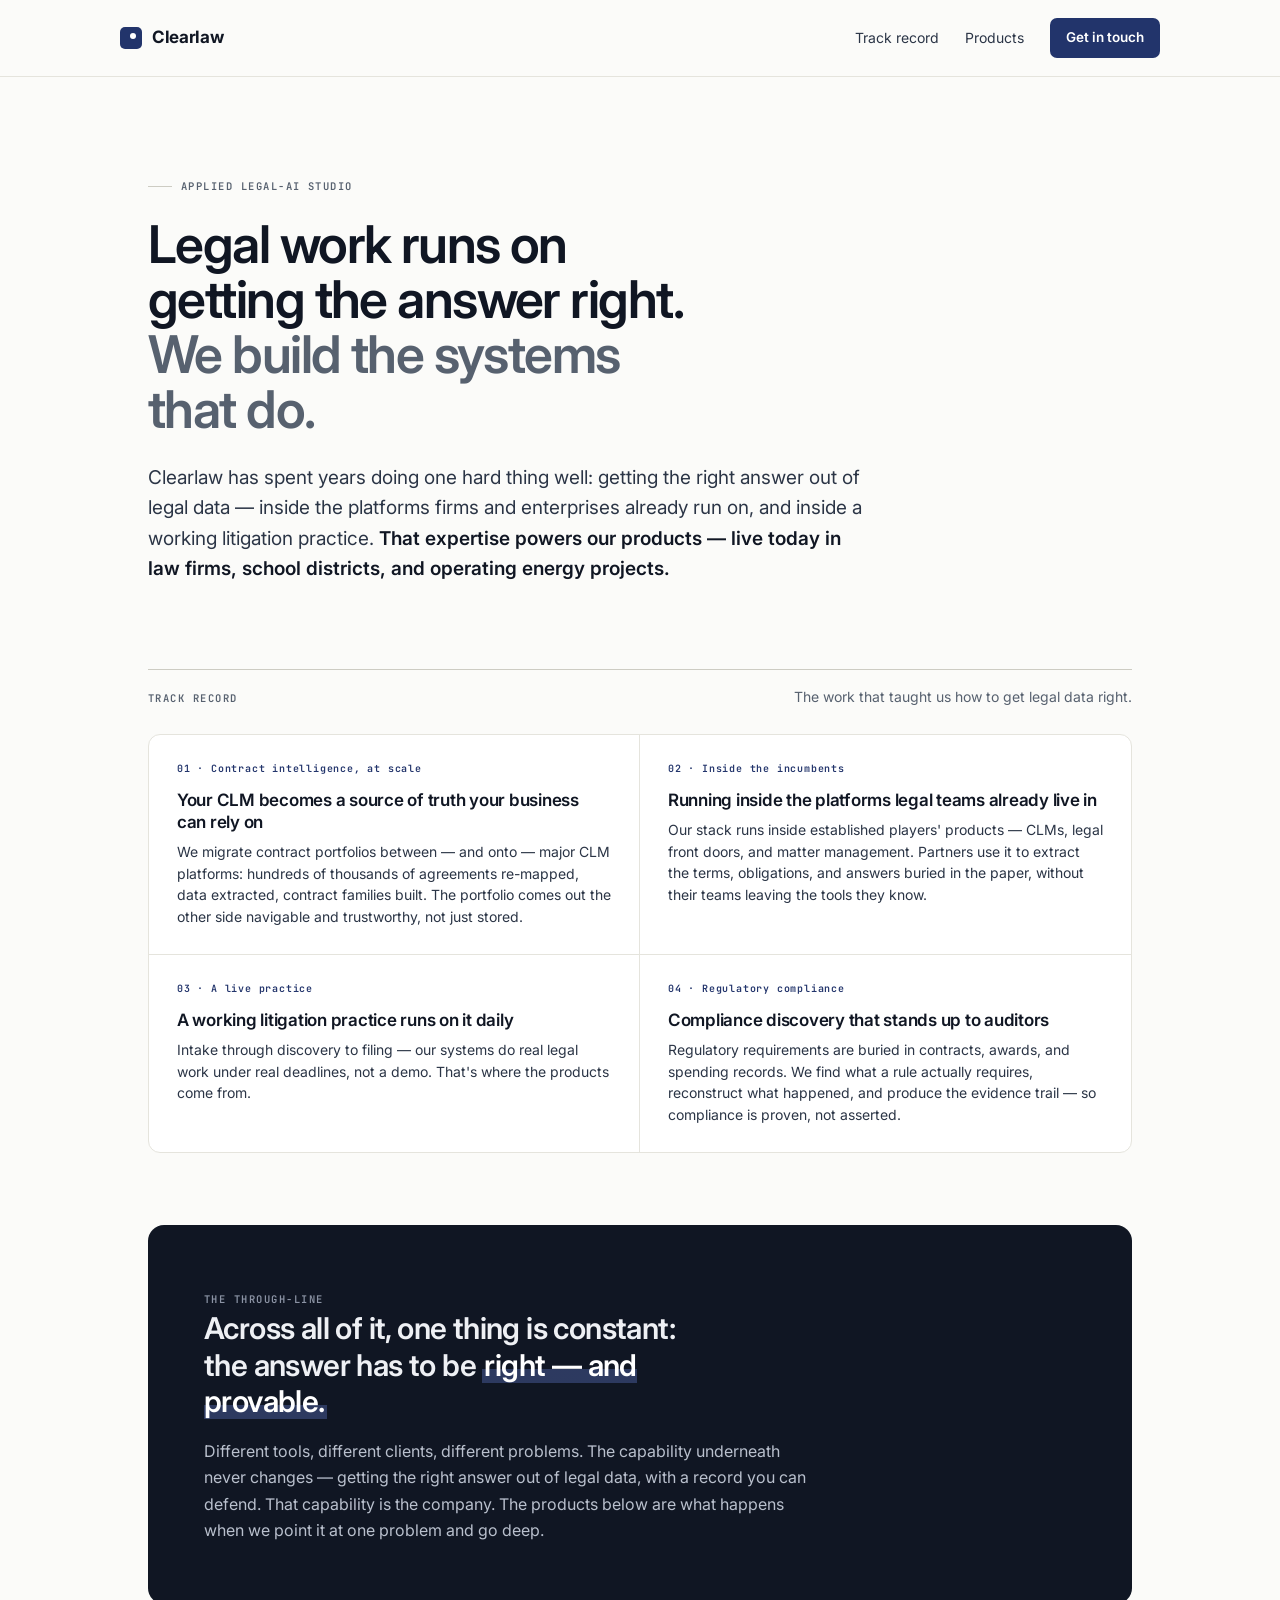
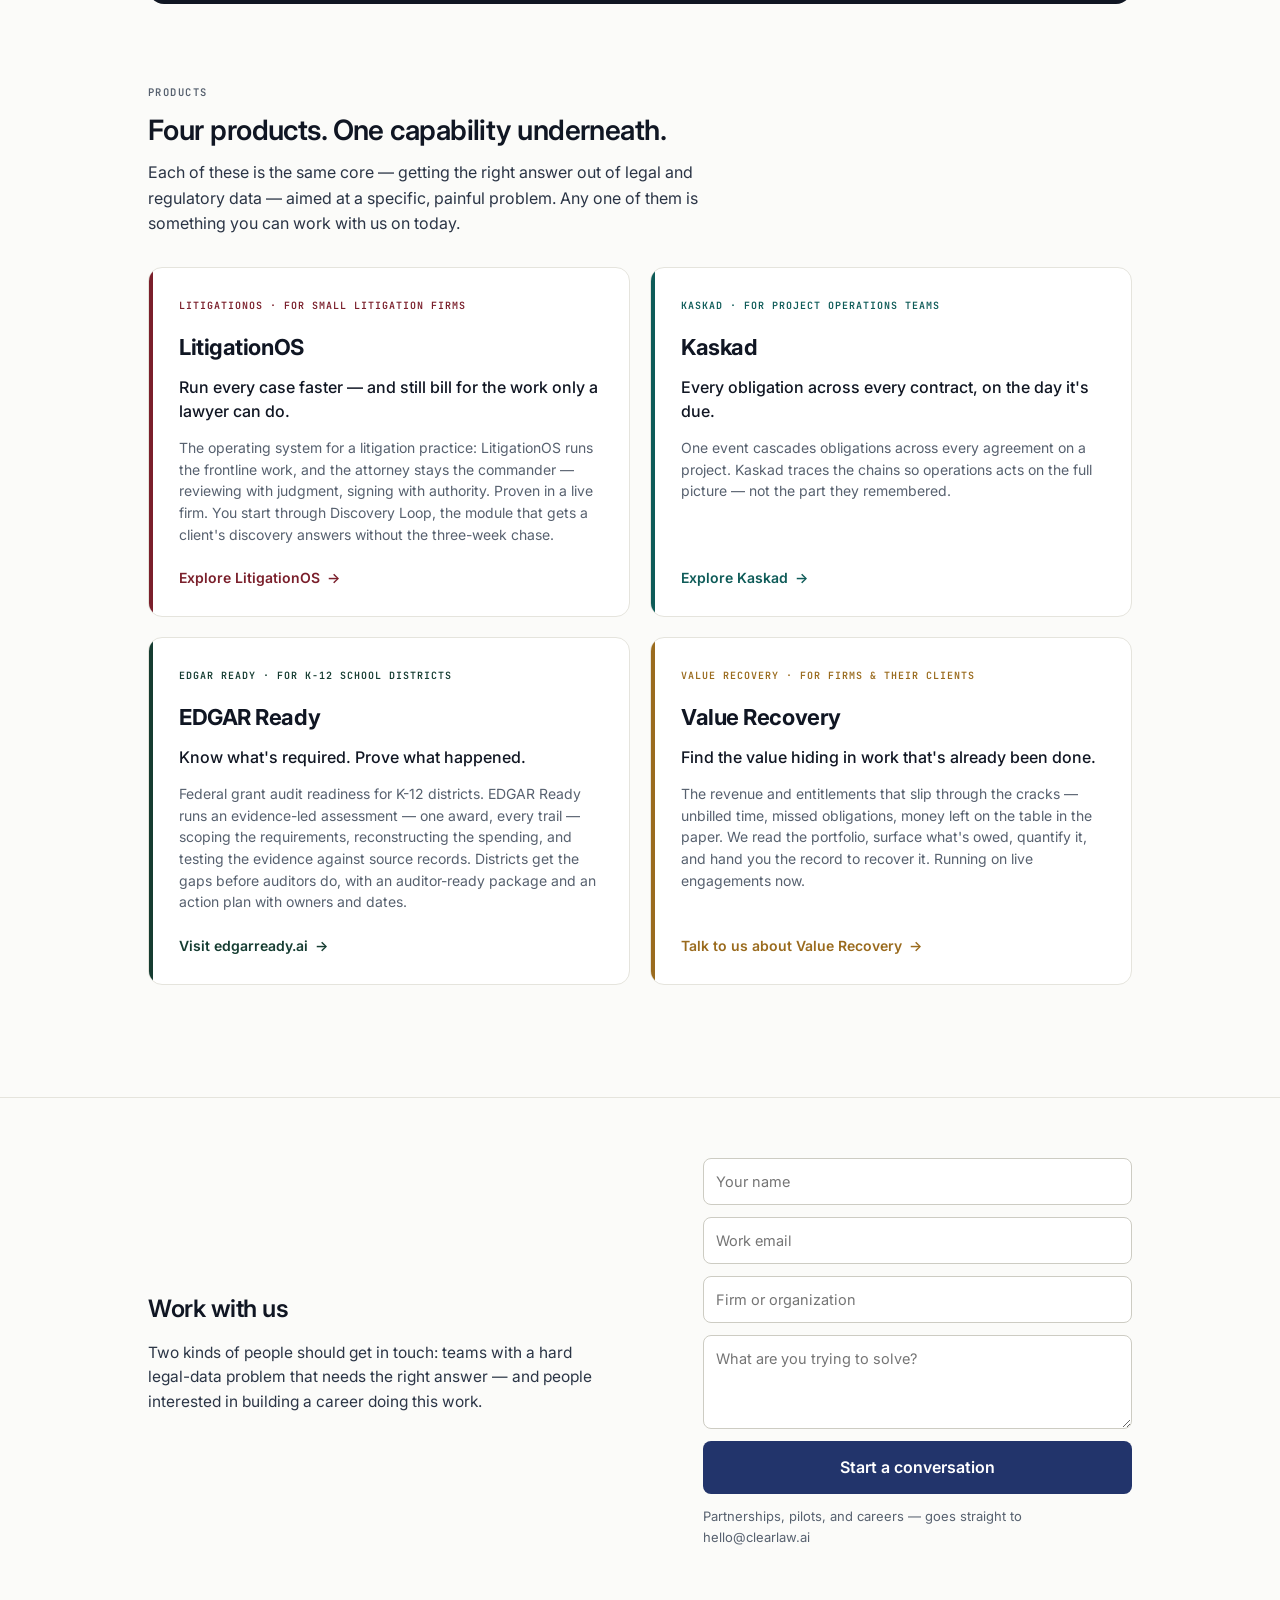
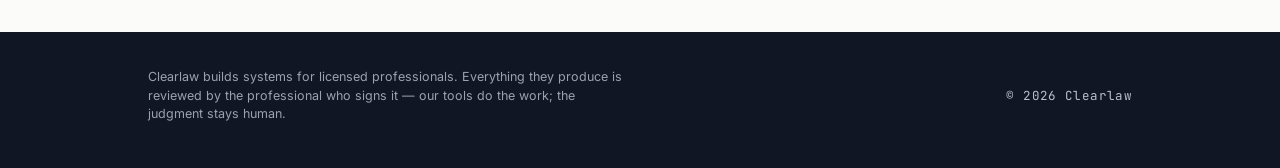
<file: index.html>
<!DOCTYPE html>
<html lang="en">
<head>
<meta charset="UTF-8">
<meta name="viewport" content="width=device-width, initial-scale=1.0">
<title>Clearlaw — Getting the right answer out of legal data</title>
<meta name="description" content="Clearlaw is an applied legal-AI studio. We're good at one thing: getting the right answer out of legal data, with a record you can defend. It's the capability behind every product we ship.">
<link rel="canonical" href="https://clearlaw.ai/">
<link rel="icon" href="assets/clearlaw-mark.svg" type="image/svg+xml">
<link rel="apple-touch-icon" href="assets/apple-touch-clearlaw.png">
<meta property="og:type" content="website">
<meta property="og:site_name" content="Clearlaw">
<meta property="og:title" content="Clearlaw — Getting the right answer out of legal data">
<meta property="og:description" content="An applied legal-AI studio. One capability — getting the right answer out of legal data, with a record you can defend — behind every product we ship.">
<meta property="og:url" content="https://clearlaw.ai/">
<meta property="og:image" content="https://clearlaw.ai/assets/og/clearlaw.png">
<meta property="og:image:width" content="1200">
<meta property="og:image:height" content="630">
<meta name="twitter:card" content="summary_large_image">
<link rel="preconnect" href="https://fonts.googleapis.com">
<link rel="preconnect" href="https://fonts.gstatic.com" crossorigin>
<link href="https://fonts.googleapis.com/css2?family=Inter:wght@400;500;600;700&family=JetBrains+Mono:wght@500;600&display=swap" rel="stylesheet">
<style>
  :root {
    --bg: #fbfbf9;
    --surface: #ffffff;
    --surface-2: #f4f4f0;
    --line: #e5e4dd;
    --line-2: #cdccc3;
    --ink: #101623;
    --ink-2: #2b3546;
    --ink-3: #57616f;
    --ink-4: #8b93a0;
    /* parent brand: institutional, neutral — neither child */
    --accent: #22346b;
    --accent-soft: #e7eaf3;
    /* child brand accents */
    --lo: #7a1f2b;      /* LitigationOS — oxblood carried over from the prior brand work (D-056) */
    --lo-soft: #f3e6e8;
    --ks: #0e5b58;      /* Kaskad */
    --ks-soft: #e2eeec;
    --vr: #9a6b1e;      /* Value Recovery */
    --vr-soft: #f3ecdd;
    --ed: #153c31;      /* EDGAR Ready — forest, per edgarready.ai */
    --ed-soft: #dce8cb;
    --sans: "Inter", -apple-system, BlinkMacSystemFont, "Segoe UI", Roboto, Helvetica, Arial, sans-serif;
    --mono: "JetBrains Mono", ui-monospace, "SF Mono", Menlo, monospace;
  }
  * { box-sizing: border-box; margin: 0; padding: 0; }
  html { scroll-behavior: smooth; }
  body {
    font-family: var(--sans);
    background: var(--bg);
    color: var(--ink);
    line-height: 1.6;
    -webkit-font-smoothing: antialiased;
    text-rendering: optimizeLegibility;
  }
  .wrap { max-width: 1040px; margin: 0 auto; padding: 0 28px; }
  a { color: inherit; }

  /* mono microlabel */
  .label {
    font-family: var(--mono); font-size: 10.5px; font-weight: 600;
    letter-spacing: 0.14em; text-transform: uppercase; color: var(--ink-3);
  }

  /* ---- header ---- */
  header { border-bottom: 1px solid var(--line); background: rgba(251,251,249,.85); backdrop-filter: saturate(140%) blur(8px); position: sticky; top: 0; z-index: 10; }
  .nav { display: flex; align-items: center; justify-content: space-between; padding: 18px 0; }
  .brand { display: flex; align-items: center; gap: 10px; font-weight: 700; font-size: 17px; letter-spacing: -0.02em; }
  .brand .glyph { width: 22px; height: 22px; border-radius: 5px; background: var(--accent); position: relative; flex: none; }
  .brand .glyph::after { content: ""; position: absolute; inset: 6px 6px auto auto; width: 6px; height: 6px; border-radius: 50%; background: #fff; }
  .nav-links { display: flex; align-items: center; gap: 26px; font-size: 14px; color: var(--ink-2); }
  .nav-links a { text-decoration: none; }
  .nav-links a:hover { color: var(--accent); }
  .nav-cta { display: inline-block; text-decoration: none; background: var(--accent); color: #fff; padding: 9px 16px; border-radius: 7px; font-weight: 600; font-size: 13.5px; }
  .nav-cta:hover { background: #1a2a58; }
  @media (max-width: 680px){ .nav-links a:not(.nav-cta){ display:none; } }

  /* ---- hero ---- */
  .hero { padding: 92px 0 64px; }
  .hero .label { margin-bottom: 22px; display: inline-flex; align-items: center; gap: 9px; }
  .hero .label::before { content:""; width: 24px; height: 1px; background: var(--line-2); }
  .hero h1 {
    font-size: 52px; line-height: 1.06; letter-spacing: -0.03em; font-weight: 600;
    max-width: 17ch; margin-bottom: 26px;
  }
  .hero h1 .fade { color: var(--ink-3); }
  .hero .lead { font-size: 19px; line-height: 1.6; color: var(--ink-2); max-width: 60ch; }
  .hero .lead strong { color: var(--ink); font-weight: 600; }
  @media (max-width: 680px){ .hero { padding: 56px 0 44px; } .hero h1 { font-size: 36px; } .hero .lead { font-size: 17px; } }

  /* ---- proof band ---- */
  .proof { padding: 20px 0 72px; }
  .proof .head { display: flex; align-items: baseline; justify-content: space-between; gap: 20px; border-top: 1px solid var(--line-2); padding-top: 16px; margin-bottom: 26px; }
  .proof .head p { font-size: 14px; color: var(--ink-3); max-width: 42ch; }
  .proof-grid { display: grid; grid-template-columns: repeat(2, 1fr); border: 1px solid var(--line); background: var(--surface); border-radius: 12px; overflow: hidden; }
  .proof-grid article { padding: 26px 28px; border-right: 1px solid var(--line); border-bottom: 1px solid var(--line); }
  .proof-grid article:nth-child(even){ border-right: 0; }
  .proof-grid article:nth-last-child(-n+2){ border-bottom: 0; }
  .proof-grid .ix { font-family: var(--mono); font-size: 10px; color: var(--accent); letter-spacing: 0.08em; font-weight: 600; margin-bottom: 12px; }
  .proof-grid h3 { font-size: 17px; font-weight: 600; letter-spacing: -0.015em; line-height: 1.3; margin-bottom: 8px; }
  .proof-grid p { font-size: 14px; line-height: 1.55; color: var(--ink-2); }
  @media (max-width: 680px){ .proof-grid { grid-template-columns: 1fr; } .proof-grid article { border-right: 0 !important; } .proof-grid article:nth-last-child(2){ border-bottom: 1px solid var(--line); } }

  /* ---- through-line ---- */
  .thread { background: var(--ink); color: #eef0f4; border-radius: 16px; padding: 60px 56px; margin-bottom: 80px; }
  .thread .label { color: #8b93a4; margin-bottom: 20px; }
  .thread h2 { font-size: 30px; line-height: 1.22; letter-spacing: -0.02em; font-weight: 600; max-width: 26ch; margin-bottom: 18px; }
  .thread h2 .hl { color: #fff; background: linear-gradient(transparent 62%, rgba(120,150,255,.28) 0); padding: 0 2px; }
  .thread p { font-size: 16px; line-height: 1.65; color: #b9c0cd; max-width: 62ch; }
  @media (max-width: 680px){ .thread { padding: 40px 26px; } .thread h2 { font-size: 24px; } }

  /* ---- bets ---- */
  .bets { padding-bottom: 40px; }
  .bets .intro { margin-bottom: 30px; }
  .bets .intro .label { margin-bottom: 14px; display: block; }
  .bets .intro h2 { font-size: 28px; letter-spacing: -0.02em; font-weight: 600; line-height: 1.2; margin-bottom: 12px; }
  .bets .intro p { font-size: 16px; color: var(--ink-2); max-width: 60ch; }
  .bet-grid { display: grid; grid-template-columns: repeat(2, 1fr); gap: 20px; }
  .bet {
    display: flex; flex-direction: column; text-decoration: none; color: inherit;
    border: 1px solid var(--line); border-radius: 14px; background: var(--surface);
    padding: 30px 30px 26px; transition: border-color .16s, box-shadow .16s, transform .16s;
    position: relative; overflow: hidden;
  }
  .bet::before { content: ""; position: absolute; left: 0; top: 0; bottom: 0; width: 4px; background: var(--c); }
  .bet:hover { transform: translateY(-3px); box-shadow: 0 14px 40px rgba(16,22,35,.09); border-color: var(--c); }
  .bet .kicker { font-family: var(--mono); font-size: 10px; letter-spacing: 0.1em; text-transform: uppercase; font-weight: 600; color: var(--c); margin-bottom: 16px; }
  .bet .name { font-size: 22px; font-weight: 700; letter-spacing: -0.02em; margin-bottom: 10px; }
  .bet .one { font-size: 16px; line-height: 1.5; color: var(--ink); font-weight: 500; margin-bottom: 14px; }
  .bet .who { font-size: 14px; line-height: 1.55; color: var(--ink-3); margin-bottom: 22px; flex: 1; }
  .bet .go { font-size: 14px; font-weight: 600; color: var(--c); display: inline-flex; align-items: center; gap: 7px; }
  .bet .go .arw { transition: transform .16s; }
  .bet:hover .go .arw { transform: translateX(4px); }
  .bet.lo { --c: var(--lo); }
  .bet.ks { --c: var(--ks); }
  .bet.vr { --c: var(--vr); }
  .bet.ed { --c: var(--ed); }
  .bet.soon { cursor: default; }
  .bet.soon:hover { transform: none; box-shadow: none; border-color: var(--line); }
  .bet .go.muted { color: var(--ink-4); }
  .bet .badge-soon { position: absolute; top: 18px; right: 18px; font-family: var(--mono); font-size: 9px; letter-spacing: .1em; text-transform: uppercase; font-weight: 600; color: var(--vr); background: var(--vr-soft); padding: 3px 8px; border-radius: 20px; }
  @media (max-width: 900px){ .bet-grid { grid-template-columns: 1fr 1fr; } }
  @media (max-width: 680px){ .bet-grid { grid-template-columns: 1fr; } }

  /* ---- work with us ---- */
  .work { border-top: 1px solid var(--line); margin-top: 72px; padding: 60px 0; }
  .work-inner { display: grid; grid-template-columns: 1.2fr 1fr; gap: 40px; align-items: center; }
  .work h2 { font-size: 24px; letter-spacing: -0.02em; font-weight: 600; margin-bottom: 12px; }
  .work p { font-size: 15.5px; color: var(--ink-2); max-width: 46ch; }
  .work .actions { display: flex; flex-direction: column; gap: 12px; }
  .work .actions a { text-decoration: none; }
  .btn-primary { display: inline-block; background: var(--accent); color: #fff; padding: 14px 22px; border-radius: 8px; font-weight: 600; font-size: 15px; text-align: center; }
  .btn-primary:hover { background: #1a2a58; }
  .work .sub-note { font-size: 13px; color: var(--ink-3); }
  @media (max-width: 680px){ .work-inner { grid-template-columns: 1fr; gap: 24px; } }

  .lead-form { display: flex; flex-direction: column; gap: 10px; }
  .fld { font: inherit; font-size: 14.5px; padding: 11px 12px; border: 1px solid var(--line-2); border-radius: 8px; background: #fff; color: var(--ink); width: 100%; box-sizing: border-box; }
  .fld:focus { outline: none; border-color: var(--accent); }
  textarea.fld { resize: vertical; }
  .hp { position: absolute; left: -9999px; opacity: 0; height: 0; width: 0; }
  .form-ok { font-size: 14px; color: var(--accent); font-weight: 600; }
  .btn-primary { border: none; cursor: pointer; font: inherit; font-weight: 600; }

  /* ---- footer — dark banner, echoes the through-line block ---- */
  footer { background: var(--ink); color: #eef0f4; margin-top: 24px; padding: 36px 0 44px; }
  .foot-inner { display: flex; align-items: center; justify-content: space-between; gap: 20px; flex-wrap: wrap; }
  .foot-inner .fine { font-size: 12.5px; color: #9aa2b1; max-width: 60ch; line-height: 1.5; }
  .foot-inner .cr { font-size: 12.5px; color: #b9c0cd; font-family: var(--mono); letter-spacing: 0.03em; }
</style>
</head>
<body>

<header>
  <div class="wrap nav">
    <div class="brand"><span class="glyph"></span>Clearlaw</div>
    <nav class="nav-links">
      <a href="#track-record">Track record</a>
      <a href="#products">Products</a>
      <a class="nav-cta" href="#work">Get in touch</a>
    </nav>
  </div>
</header>

<!-- ============ HERO — opinionated POV, not a bio ============ -->
<section class="hero">
  <div class="wrap">
    <span class="label">Applied legal-AI studio</span>
    <h1>Legal work runs on getting the answer&nbsp;right. <span class="fade">We build the systems that do.</span></h1>
    <p class="lead">Clearlaw has spent years doing one hard thing well: getting the right answer out of legal data — inside the platforms firms and enterprises already run on, and inside a working litigation practice. <strong>That expertise powers our products — live today in law firms, school districts, and operating energy projects.</strong></p>
  </div>
</section>

<!-- ============ PROOF BAND — expertise shown, not claimed ============ -->
<!-- REVIEW: confirm each item is NDA-safe. Vendor/platform names intentionally removed (v2) — categories only. -->
<section class="proof" id="track-record">
  <div class="wrap">
    <div class="head">
      <span class="label">Track record</span>
      <p>The work that taught us how to get legal data right.</p>
    </div>
    <div class="proof-grid">
      <article>
        <div class="ix">01 · Contract intelligence, at scale</div>
        <h3>Your CLM becomes a source of truth your business can rely on</h3>
        <p>We migrate contract portfolios between — and onto — major CLM platforms: hundreds of thousands of agreements re-mapped, data extracted, contract families built. The portfolio comes out the other side navigable and trustworthy, not just stored.</p>
      </article>
      <article>
        <div class="ix">02 · Inside the incumbents</div>
        <h3>Running inside the platforms legal teams already live in</h3>
        <p>Our stack runs inside established players' products — CLMs, legal front doors, and matter management. Partners use it to extract the terms, obligations, and answers buried in the paper, without their teams leaving the tools they know.</p>
      </article>
      <article>
        <div class="ix">03 · A live practice</div>
        <h3>A working litigation practice runs on it daily</h3>
        <p>Intake through discovery to filing — our systems do real legal work under real deadlines, not a demo. That's where the products come from.</p>
      </article>
      <article>
        <div class="ix">04 · Regulatory compliance</div>
        <h3>Compliance discovery that stands up to auditors</h3>
        <p>Regulatory requirements are buried in contracts, awards, and spending records. We find what a rule actually requires, reconstruct what happened, and produce the evidence trail — so compliance is proven, not asserted.</p>
      </article>
    </div>
  </div>
</section>

<!-- ============ THROUGH-LINE — the capability that connects it all ============ -->
<div class="wrap">
  <section class="thread">
    <span class="label">The through-line</span>
    <h2>Across all of it, one thing is constant: the answer has to be <span class="hl">right — and provable.</span></h2>
    <p>Different tools, different clients, different problems. The capability underneath never changes — getting the right answer out of legal data, with a record you can defend. That capability is the company. The products below are what happens when we point it at one problem and go deep.</p>
  </section>
</div>

<!-- ============ THE BETS — each links OUT to its own site ============ -->
<section class="bets" id="products">
  <div class="wrap">
    <div class="intro">
      <span class="label">Products</span>
      <h2>Four products. One capability underneath.</h2>
      <p>Each of these is the same core — getting the right answer out of legal and regulatory data — aimed at a specific, painful problem. Any one of them is something you can work with us on today.</p>
    </div>
    <div class="bet-grid">
      <!-- LitigationOS (formerly "Estoc") — name decided 2026-08-13; in-app short form "LitOS" (D-056). REVIEW: point href at the LitigationOS domain once live. -->
      <a class="bet lo" href="litigationos/">
        <span class="kicker">LitigationOS · for small litigation firms</span>
        <span class="name">LitigationOS</span>
        <span class="one">Run every case faster — and still bill for the work only a lawyer can do.</span>
        <span class="who">The operating system for a litigation practice: LitigationOS runs the frontline work, and the attorney stays the commander — reviewing with judgment, signing with authority. Proven in a live firm. You start through Discovery Loop, the module that gets a client's discovery answers without the three-week chase.</span>
        <span class="go">Explore LitigationOS <span class="arw">→</span></span>
      </a>
      <a class="bet ks" href="kaskad/">
        <span class="kicker">Kaskad · for project operations teams</span>
        <span class="name">Kaskad</span>
        <span class="one">Every obligation across every contract, on the day it's due.</span>
        <span class="who">One event cascades obligations across every agreement on a project. Kaskad traces the chains so operations acts on the full picture — not the part they remembered.</span>
        <span class="go">Explore Kaskad <span class="arw">→</span></span>
      </a>
      <!-- EDGAR Ready (live at edgarready.ai; app in git at edgar-ready-app). Copy drawn from edgarready.ai. -->
      <a class="bet ed" href="https://edgarready.ai">
        <span class="kicker">EDGAR Ready · for K-12 school districts</span>
        <span class="name">EDGAR Ready</span>
        <span class="one">Know what's required. Prove what happened.</span>
        <span class="who">Federal grant audit readiness for K-12 districts. EDGAR Ready runs an evidence-led assessment — one award, every trail — scoping the requirements, reconstructing the spending, and testing the evidence against source records. Districts get the gaps before auditors do, with an auditor-ready package and an action plan with owners and dates.</span>
        <span class="go">Visit edgarready.ai <span class="arw">→</span></span>
      </a>
      <!-- Value Recovery — no standalone page yet. REVIEW: Jordan wants fuller copy here as the offering firms up; card now active (not "coming soon"), CTA goes to email. -->
      <a class="bet vr" href="#work">
        <span class="kicker">Value Recovery · for firms &amp; their clients</span>
        <span class="name">Value Recovery</span>
        <span class="one">Find the value hiding in work that's already been done.</span>
        <span class="who">The revenue and entitlements that slip through the cracks — unbilled time, missed obligations, money left on the table in the paper. We read the portfolio, surface what's owed, quantify it, and hand you the record to recover it. Running on live engagements now.</span>
        <span class="go">Talk to us about Value Recovery <span class="arw">→</span></span>
      </a>
    </div>
  </div>
</section>

<!-- ============ WORK WITH US — partners + talent + investors ============ -->
<section class="work" id="work">
  <div class="wrap work-inner">
    <div>
      <h2>Work with us</h2>
      <p>Two kinds of people should get in touch: teams with a hard legal-data problem that needs the right answer — and people interested in building a career doing this work.</p>
    </div>
    <form class="lead-form actions" id="contact-form">
      <input type="text" name="website" class="hp" tabindex="-1" autocomplete="off" aria-hidden="true">
      <input class="fld" type="text" name="name" placeholder="Your name" required>
      <input class="fld" type="email" name="email" placeholder="Work email" required>
      <input class="fld" type="text" name="firm" placeholder="Firm or organization">
      <textarea class="fld" name="message" rows="3" placeholder="What are you trying to solve?"></textarea>
      <button class="btn-primary" type="submit">Start a conversation</button>
      <span class="sub-note">Partnerships, pilots, and careers — goes straight to hello@clearlaw.ai</span>
    </form>
  </div>
</section>

<footer>
  <div class="wrap foot-inner">
    <p class="fine">Clearlaw builds systems for licensed professionals. Everything they produce is reviewed by the professional who signs it — our tools do the work; the judgment stays human.</p>
    <p class="cr">© 2026 Clearlaw</p>
  </div>
</footer>

<script>
(function(){
  var LEADS_ENDPOINT = "https://clearlaw-leads.jordan-204.workers.dev/api/lead";
  var form = document.getElementById('contact-form');
  if (!form) return;
  form.addEventListener('submit', function(e){
    e.preventDefault();
    var data = {};
    new FormData(form).forEach(function(v, k){ data[k] = v; });
    data.source = 'home';
    var btn = form.querySelector('button[type=submit]');
    if (!LEADS_ENDPOINT) { /* graceful fallback until the worker is live */
      location.href = 'mailto:hello@clearlaw.ai?subject=' + encodeURIComponent('Working with Clearlaw') +
        '&body=' + encodeURIComponent('Name: ' + (data.name||'') + '\nEmail: ' + (data.email||'') + '\nFirm: ' + (data.firm||'') + '\nPhone: ' + (data.phone||'') + '\nMatter: ' + (data.matter||'') + '\n\n' + (data.message||''));
      return;
    }
    btn.disabled = true; btn.textContent = 'Sending\u2026';
    fetch(LEADS_ENDPOINT, { method: 'POST', headers: {'Content-Type': 'application/json'}, body: JSON.stringify(data) })
      .then(function(r){ return r.json(); })
      .then(function(res){
        if (!res.ok) throw new Error(res.error || 'Something went wrong');
        form.innerHTML = '<p class="form-ok">Thanks \u2014 we got it. You\u2019ll hear from us at ' + (data.email || 'your email') + '.</p>';
      })
      .catch(function(err){
        btn.disabled = false; btn.textContent = 'Start a conversation';
        alert((err && err.message) || 'Something went wrong \u2014 email hello@clearlaw.ai.');
      });
  });
})();
</script>
</body>
</html>
</file>
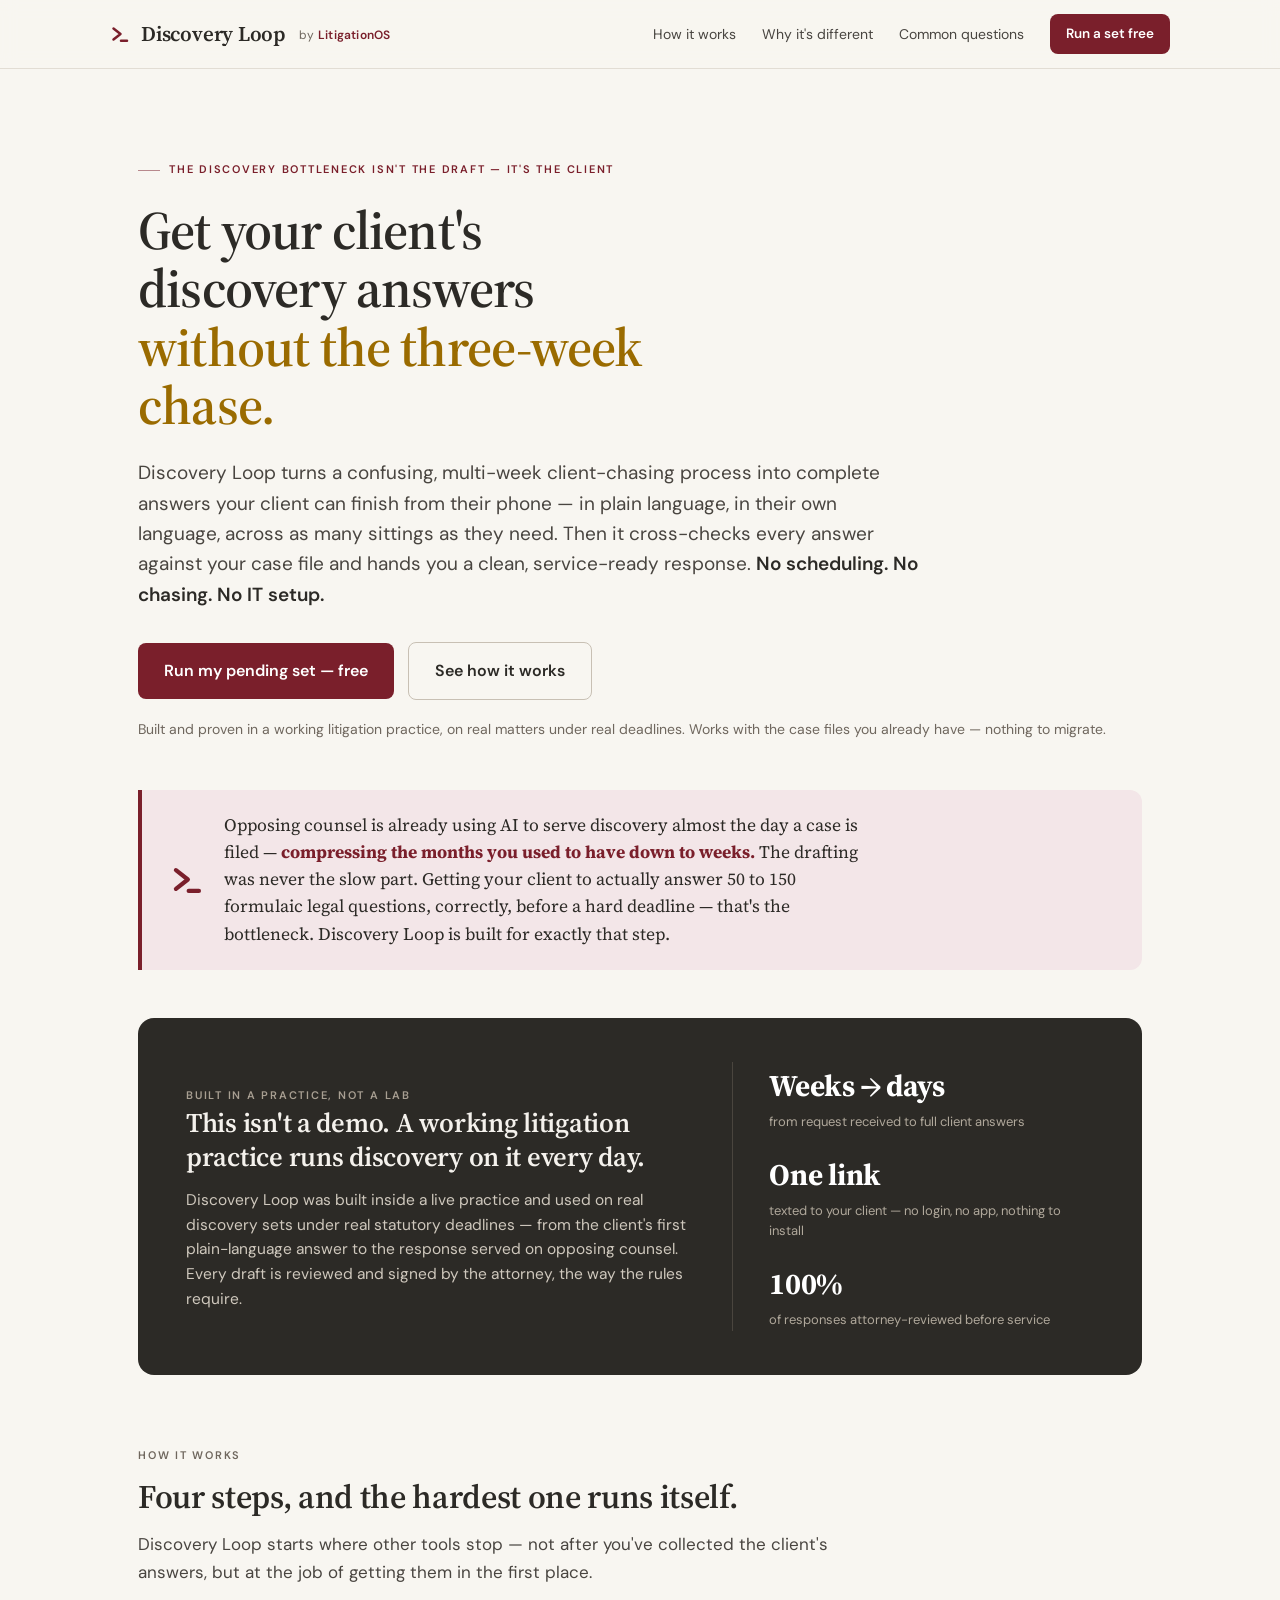
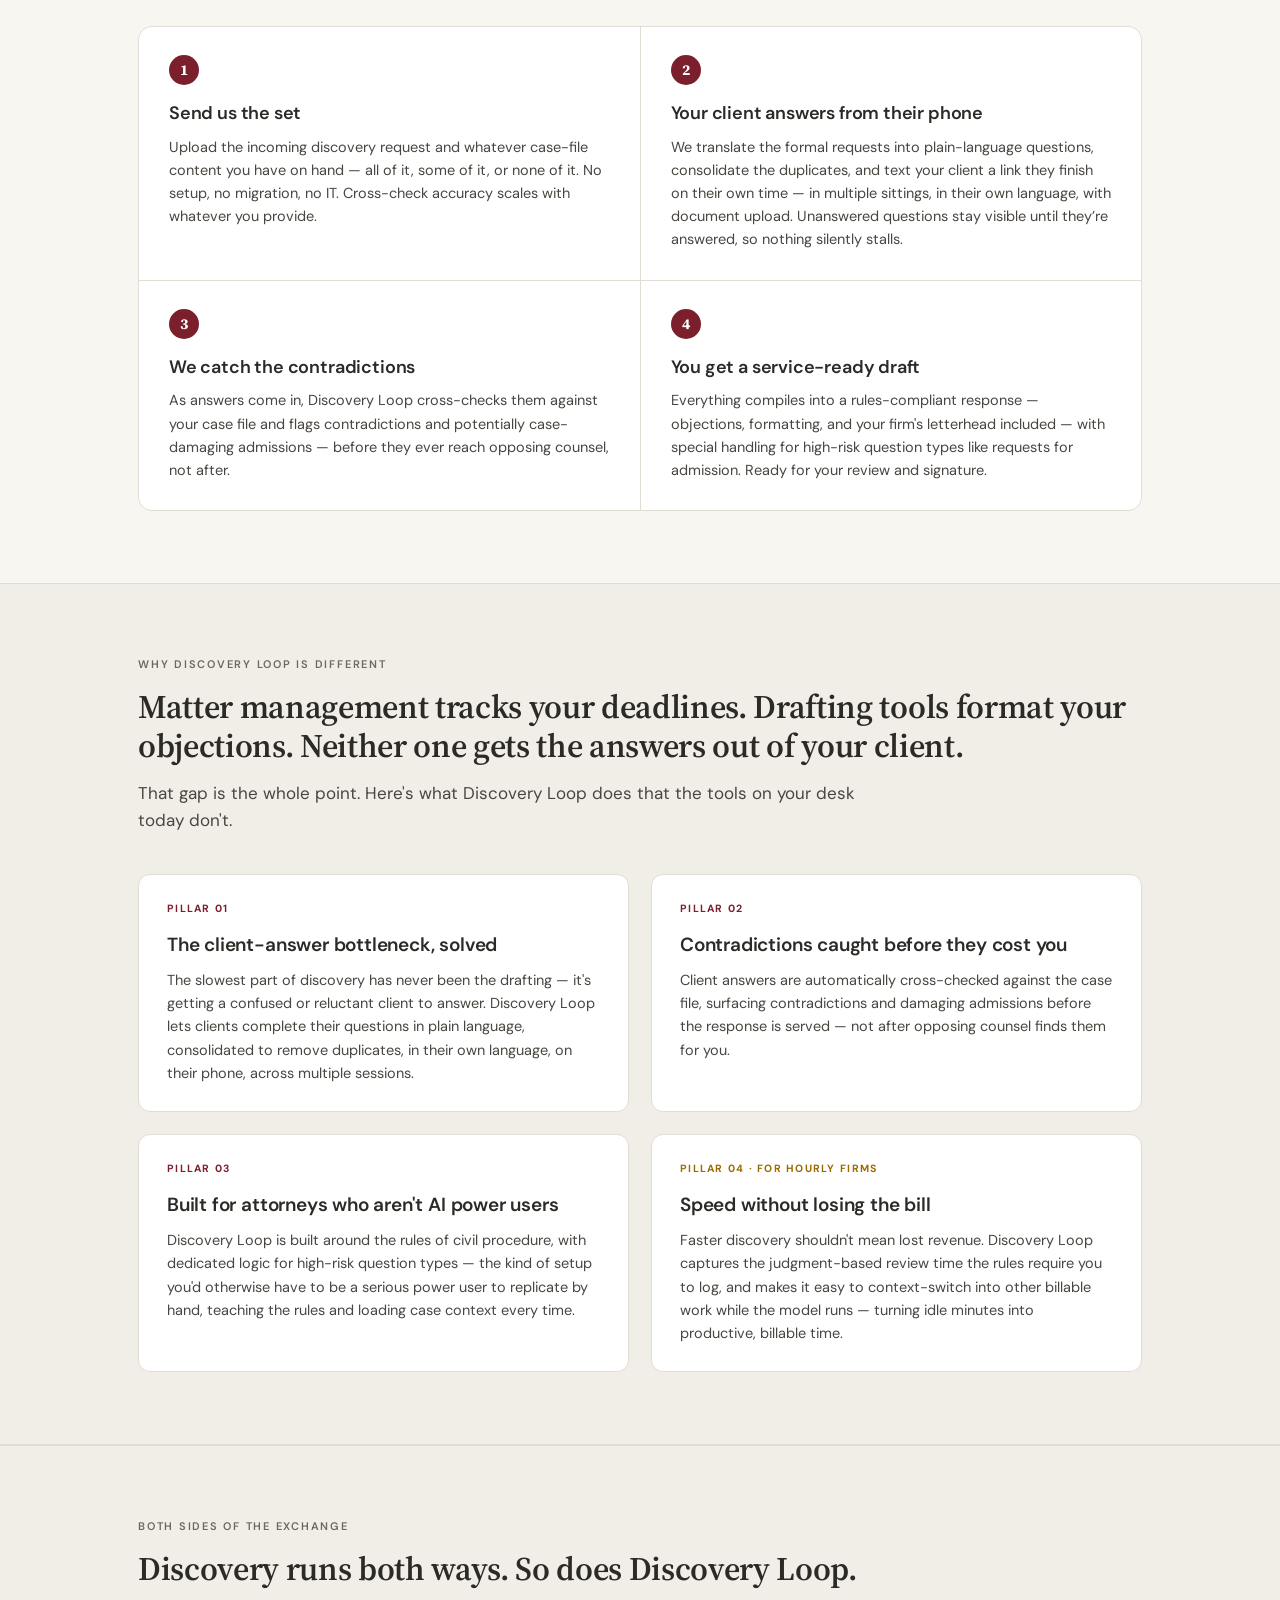
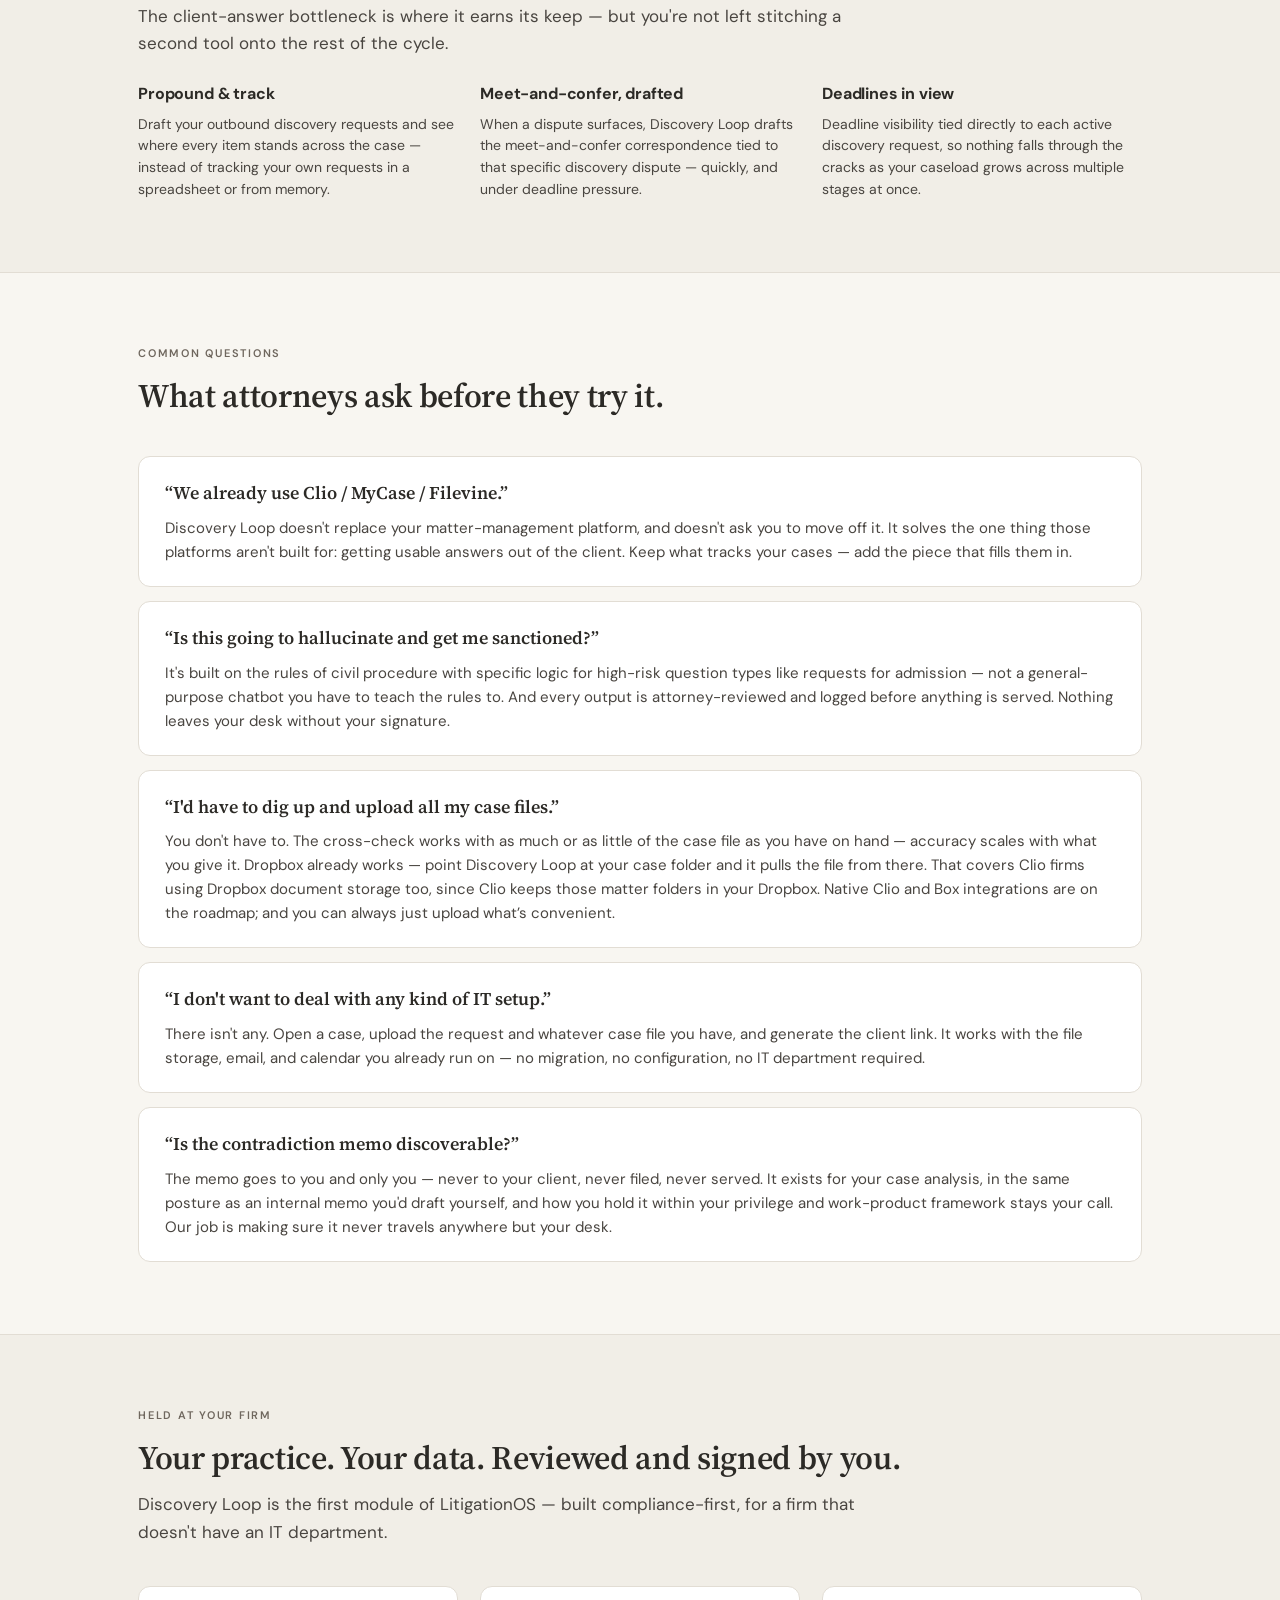
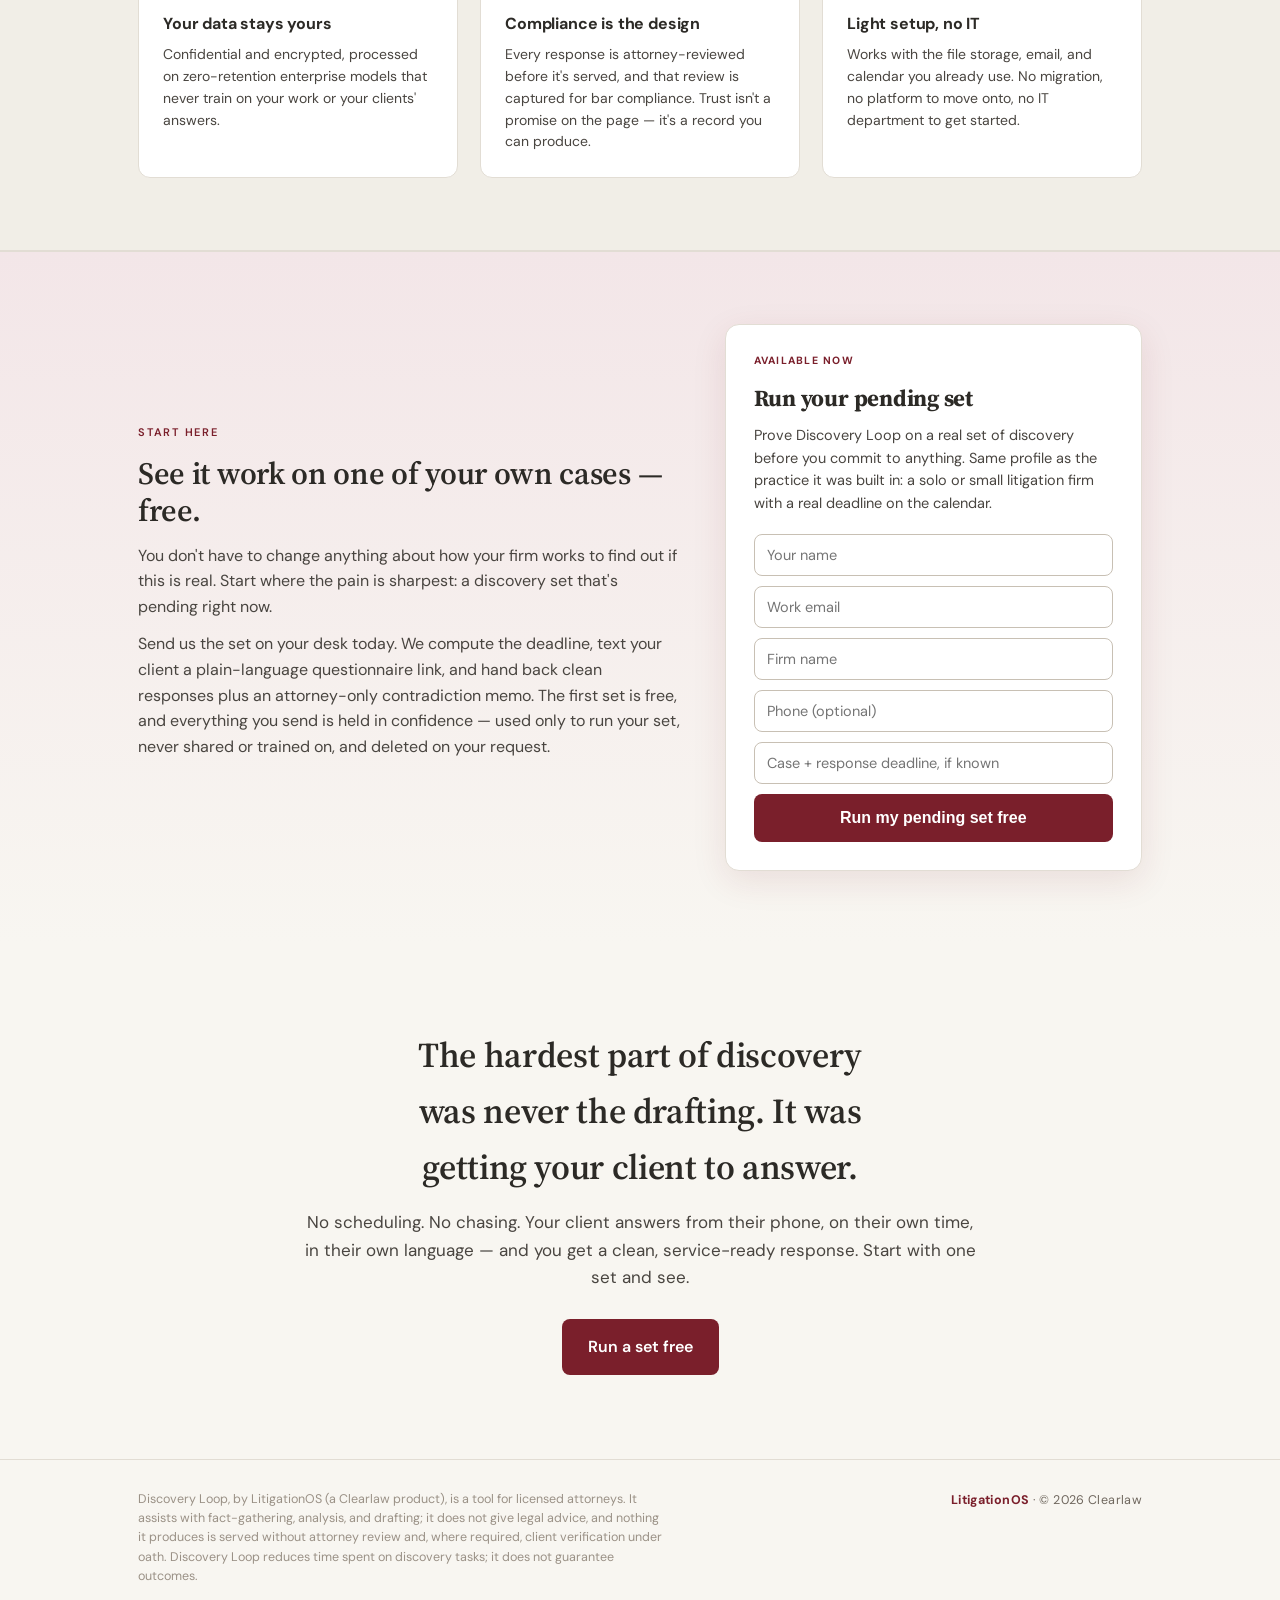
<file: discovery-loop/index.html>
<!DOCTYPE html>
<html lang="en">
<head>
<meta charset="UTF-8">
<meta name="viewport" content="width=device-width, initial-scale=1.0">
<title>Discovery Loop — get your client's discovery answers without the chase · by LitigationOS</title>
<meta name="description" content="Discovery Loop, by LitigationOS — the discovery bottleneck was never the draft, it's getting your client to answer. Plain-language answers your client finishes from their phone, cross-checked against your case file, compiled into a service-ready response. No scheduling, no chasing, no IT setup.">
<link rel="canonical" href="https://clearlaw.ai/discovery-loop/">
<link rel="icon" href="../assets/litos-mark.svg" type="image/svg+xml">
<link rel="apple-touch-icon" href="../assets/apple-touch-litos.png">
<meta property="og:type" content="website">
<meta property="og:site_name" content="LitigationOS">
<meta property="og:title" content="Discovery Loop — get your client’s discovery answers without the chase">
<meta property="og:description" content="Plain-language answers your client finishes from their phone, cross-checked against your case file, compiled into a service-ready response. No scheduling, no chasing, no IT setup.">
<meta property="og:url" content="https://clearlaw.ai/discovery-loop/">
<meta property="og:image" content="https://clearlaw.ai/assets/og/discovery-loop.png">
<meta property="og:image:width" content="1200">
<meta property="og:image:height" content="630">
<meta name="twitter:card" content="summary_large_image">
<link rel="preconnect" href="https://fonts.googleapis.com">
<link rel="preconnect" href="https://fonts.gstatic.com" crossorigin>
<link href="https://fonts.googleapis.com/css2?family=Source+Serif+4:opsz,wght@8..60,400;8..60,600;8..60,700&family=DM+Sans:wght@400;500;600;700&display=swap" rel="stylesheet">
<style>
  /* Discovery Loop landing — faithful to GTM doc Rev 2 (leads with the client-answer bottleneck,
     Primary ICP: solo/small CA plaintiff contingency firms). Discovery Loop is the here-and-now
     product; LitigationOS ("LitOS") is the parent product/vision it sits under.
     Brand system carried from litigationos-landing-v3.html: >_ prompt mark, oxblood on warm paper. */
  :root {
    --bg: #f8f6f1;             /* warm paper */
    --surface: #ffffff;
    --surface-2: #f1eee7;
    --line: #e2ddd4;
    --line-2: #c8c0b4;
    --ink: #2c2a26;
    --ink-2: #494540;
    --ink-3: #6f675e;
    --ink-4: #9a9186;
    --brand: #7a1f2b;          /* oxblood */
    --brand-dark: #641823;
    --brand-soft: #f3e6e8;
    --steel: #35567a;          /* secondary */
    --gold: #9a6b00;           /* "billable hour" warm highlight */
    --gold-soft: #f2ead6;
    --serif: "Source Serif 4", Georgia, serif;
    --sans: "DM Sans", -apple-system, BlinkMacSystemFont, "Segoe UI", Roboto, Helvetica, Arial, sans-serif;
  }
  * { box-sizing: border-box; margin: 0; padding: 0; }
  html { scroll-behavior: smooth; }
  body { font-family: var(--sans); background: var(--bg); color: var(--ink); line-height: 1.6; -webkit-font-smoothing: antialiased; text-rendering: optimizeLegibility; }
  .wrap { max-width: 1060px; margin: 0 auto; padding: 0 28px; }
  a { color: inherit; }
  .label { font-family: var(--sans); font-size: 11px; font-weight: 600; letter-spacing: 0.16em; text-transform: uppercase; color: var(--ink-3); }

  /* header */
  header { border-bottom: 1px solid var(--line); background: rgba(248,246,241,.88); backdrop-filter: saturate(140%) blur(8px); position: sticky; top: 0; z-index: 20; }
  .nav { display: flex; align-items: center; justify-content: space-between; padding: 14px 0; }
  .brand { display: flex; align-items: center; gap: 11px; }
  .brand svg { width: 20px; height: 24px; flex: none; }
  .brand .wm { font-family: var(--serif); font-weight: 600; font-size: 21px; letter-spacing: -0.01em; line-height: 1; }
  .brand .wm .sub { color: var(--brand); }
  .brand .by { font-size: 12px; color: var(--ink-3); letter-spacing: .02em; margin-left: 2px; padding-top: 4px; }
  .brand .by b { color: var(--brand); font-weight: 600; }
  .nav-links { display: flex; align-items: center; gap: 26px; font-size: 14px; color: var(--ink-2); }
  .nav-links a { text-decoration: none; }
  .nav-links a:hover { color: var(--brand); }
  .btn { display: inline-block; text-decoration: none; background: var(--brand); color: #fff; padding: 12px 20px; border-radius: 8px; font-weight: 600; font-size: 14.5px; border: none; cursor: pointer; transition: background .15s; }
  .btn:hover { background: var(--brand-dark); }
  .btn-lg { padding: 15px 26px; font-size: 16px; }
  .btn-ghost { background: transparent; color: var(--ink); border: 1px solid var(--line-2); }
  .btn-ghost:hover { background: var(--surface-2); border-color: var(--ink-3); }
  .nav .btn { padding: 9px 16px; font-size: 13.5px; }
  @media (max-width: 720px){ .nav-links a:not(.btn){ display:none; } .brand .by { display: none; } }

  /* hero */
  .hero { padding: 84px 0 40px; }
  .hero .eyebrow { display: inline-flex; align-items: center; gap: 9px; margin-bottom: 22px; color: var(--brand); }
  .hero .eyebrow::before { content:""; width: 22px; height: 1px; background: var(--brand); opacity: .5; }
  .hero h1 { font-family: var(--serif); font-size: 54px; line-height: 1.08; letter-spacing: -0.015em; font-weight: 600; max-width: 20ch; margin-bottom: 24px; }
  .hero h1 .gold { color: var(--gold); }
  .hero .lead { font-size: 19px; line-height: 1.6; color: var(--ink-2); max-width: 60ch; margin-bottom: 32px; }
  .hero .lead strong { color: var(--ink); font-weight: 600; }
  .hero-cta { display: flex; align-items: center; gap: 14px; flex-wrap: wrap; }
  .hero-note { margin-top: 18px; font-size: 14px; color: var(--ink-3); }
  @media (max-width: 720px){ .hero { padding: 52px 0 32px; } .hero h1 { font-size: 35px; } .hero .lead { font-size: 17px; } }

  /* why-now hook strip */
  .hook { margin: 10px auto 0; }
  .hook-inner { border-left: 4px solid var(--brand); background: var(--brand-soft); border-radius: 0 12px 12px 0; padding: 22px 28px; display: flex; gap: 20px; align-items: center; }
  .hook-inner svg { width: 34px; height: 41px; flex: none; }
  .hook-inner p { font-family: var(--serif); font-size: 17.5px; line-height: 1.55; color: var(--ink); max-width: 72ch; }
  .hook-inner p b { color: var(--brand); }
  @media (max-width: 720px){ .hook-inner { padding: 18px 20px; gap: 14px; } .hook-inner p { font-size: 15.5px; } }

  /* proof-of-life band */
  .proof { margin: 48px 0 0; }
  .proof-inner { background: var(--ink); color: #f4f1ec; border-radius: 16px; padding: 44px 48px; display: grid; grid-template-columns: 1.4fr 1fr; gap: 40px; align-items: center; }
  .proof .label { color: #a89f92; margin-bottom: 16px; }
  .proof h2 { font-family: var(--serif); font-size: 27px; line-height: 1.25; letter-spacing: -0.01em; font-weight: 600; margin-bottom: 14px; }
  .proof p { font-size: 15.5px; line-height: 1.6; color: #cfc8bd; }
  .proof .stats { display: flex; flex-direction: column; gap: 18px; border-left: 1px solid #4a453e; padding-left: 36px; }
  .proof .stat .n { font-family: var(--serif); font-size: 30px; font-weight: 700; letter-spacing: -0.01em; color: #fff; }
  .proof .stat .k { font-size: 13px; color: #b0a89b; margin-top: 2px; }
  @media (max-width: 720px){ .proof-inner { grid-template-columns: 1fr; padding: 32px 26px; gap: 28px; } .proof .stats { border-left: 0; border-top: 1px solid #4a453e; padding-left: 0; padding-top: 24px; flex-direction: row; flex-wrap: wrap; gap: 28px; } }

  /* generic section */
  section.blk { padding: 72px 0; }
  .sec-head { margin-bottom: 40px; }
  .sec-head .label { display: block; margin-bottom: 14px; }
  .sec-head h2 { font-family: var(--serif); font-size: 33px; line-height: 1.18; letter-spacing: -0.01em; font-weight: 600; margin-bottom: 14px; }
  .sec-head p { font-size: 17px; color: var(--ink-2); max-width: 62ch; }

  /* how it works — numbered steps */
  .steps { display: grid; grid-template-columns: repeat(2, 1fr); gap: 1px; background: var(--line); border: 1px solid var(--line); border-radius: 14px; overflow: hidden; }
  .step { background: var(--surface); padding: 28px 30px; }
  .step .num { font-family: var(--serif); font-size: 15px; font-weight: 700; color: #fff; background: var(--brand); width: 30px; height: 30px; border-radius: 50%; display: inline-flex; align-items: center; justify-content: center; margin-bottom: 14px; }
  .step h3 { font-size: 18px; font-weight: 600; letter-spacing: -0.01em; margin-bottom: 8px; }
  .step p { font-size: 14.5px; line-height: 1.6; color: var(--ink-2); }
  @media (max-width: 720px){ .steps { grid-template-columns: 1fr; } }

  /* pillars — 2x2 */
  .pillars { display: grid; grid-template-columns: repeat(2, 1fr); gap: 22px; }
  .pillar { border: 1px solid var(--line); border-radius: 12px; background: var(--surface); padding: 26px 28px; }
  .pillar .k { font-size: 10.5px; letter-spacing: .12em; text-transform: uppercase; color: var(--brand); font-weight: 700; margin-bottom: 12px; }
  .pillar.bill .k { color: var(--gold); }
  .pillar h3 { font-size: 19px; font-weight: 600; letter-spacing: -0.01em; margin-bottom: 9px; }
  .pillar p { font-size: 14.5px; line-height: 1.6; color: var(--ink-2); }
  @media (max-width: 720px){ .pillars { grid-template-columns: 1fr; } }

  /* both sides band */
  .bothsides { background: var(--surface-2); border-top: 1px solid var(--line); border-bottom: 1px solid var(--line); }
  .bothsides .row { display: grid; grid-template-columns: repeat(3, 1fr); gap: 22px; margin-top: 8px; }
  .bothsides .item { }
  .bothsides .item h3 { font-size: 16px; letter-spacing: -0.01em; margin-bottom: 7px; }
  .bothsides .item p { font-size: 14px; color: var(--ink-2); line-height: 1.55; }
  @media (max-width: 720px){ .bothsides .row { grid-template-columns: 1fr; } }

  /* objection FAQ */
  .faq { display: grid; grid-template-columns: 1fr; gap: 14px; }
  .qa { border: 1px solid var(--line); border-radius: 12px; background: var(--surface); padding: 22px 26px; }
  .qa .q { font-family: var(--serif); font-size: 18px; font-weight: 600; color: var(--ink); margin-bottom: 8px; }
  .qa .a { font-size: 15px; color: var(--ink-2); line-height: 1.6; }

  /* trust */
  .trust { display: grid; grid-template-columns: repeat(3, 1fr); gap: 22px; }
  .trust .card { border: 1px solid var(--line); border-radius: 12px; background: var(--surface); padding: 24px 24px; }
  .trust .card h3 { font-size: 16px; margin-bottom: 8px; letter-spacing: -0.01em; }
  .trust .card p { font-size: 14px; color: var(--ink-2); line-height: 1.55; }
  @media (max-width: 720px){ .trust { grid-template-columns: 1fr; } }

  /* start here CTA */
  .start { background: linear-gradient(180deg, var(--brand-soft), var(--bg)); border-top: 1px solid var(--line); }
  .start-inner { display: grid; grid-template-columns: 1.3fr 1fr; gap: 44px; align-items: center; }
  .start .label { color: var(--brand); display: block; margin-bottom: 14px; }
  .start h2 { font-family: var(--serif); font-size: 31px; line-height: 1.18; letter-spacing: -0.01em; font-weight: 600; margin-bottom: 14px; }
  .start p { font-size: 16px; color: var(--ink-2); line-height: 1.6; margin-bottom: 12px; }
  .start .card { background: #fff; border: 1px solid var(--line); border-radius: 14px; padding: 28px; box-shadow: 0 10px 34px rgba(122,31,43,.10); }
  .start .card .kick { font-size: 10.5px; letter-spacing: .12em; text-transform: uppercase; color: var(--brand); font-weight: 700; margin-bottom: 10px; }
  .start .card .name { font-family: var(--serif); font-size: 23px; font-weight: 700; letter-spacing: -0.01em; margin-bottom: 8px; }
  .start .card .desc { font-size: 14.5px; color: var(--ink-2); line-height: 1.55; margin-bottom: 20px; }
  @media (max-width: 720px){ .start-inner { grid-template-columns: 1fr; gap: 28px; } }

  /* final cta */
  .final { text-align: center; padding: 84px 0; }
  .final h2 { font-family: var(--serif); font-size: 35px; letter-spacing: -0.01em; font-weight: 600; margin-bottom: 14px; max-width: 26ch; margin-left: auto; margin-right: auto; }
  .final p { font-size: 17px; color: var(--ink-2); max-width: 56ch; margin: 0 auto 28px; }

  /* lead form */
  .lead-form { display: flex; flex-direction: column; gap: 10px; }
  .fld { font-family: var(--sans); font-size: 14.5px; padding: 11px 12px; border: 1px solid var(--line-2); border-radius: 8px; background: #fff; color: var(--ink); width: 100%; box-sizing: border-box; }
  .fld:focus { outline: none; border-color: var(--brand); }
  textarea.fld { resize: vertical; }
  .hp { position: absolute; left: -9999px; opacity: 0; height: 0; width: 0; }
  .form-ok { font-size: 14.5px; color: var(--brand); font-weight: 600; }

  footer { border-top: 1px solid var(--line); padding: 30px 0 48px; }
  .foot-inner { display: flex; align-items: flex-start; justify-content: space-between; gap: 24px; flex-wrap: wrap; }
  .fine { font-size: 12.5px; color: var(--ink-4); max-width: 66ch; line-height: 1.55; }
  .cr { font-size: 12.5px; color: var(--ink-3); letter-spacing: .03em; white-space: nowrap; }
  .cr b { color: var(--brand); }
</style>
</head>
<body>

<header>
  <div class="wrap nav">
    <div class="brand">
      <!-- >_ prompt mark, oxblood — matches portal litos-mark.svg (D-056) -->
      <svg viewBox="0 0 40 48" role="img" aria-label="Discovery Loop by LitigationOS">
        <path d="M7 13 L21 24 L7 35" fill="none" stroke="#7a1f2b" stroke-width="5" stroke-linecap="round" stroke-linejoin="round"/>
        <line x1="22" y1="37.5" x2="34" y2="37.5" stroke="#7a1f2b" stroke-width="5" stroke-linecap="round"/>
      </svg>
      <span class="wm">Discovery&nbsp;Loop</span>
      <span class="by">by <a href="../litigationos/" style="text-decoration:none;"><b>LitigationOS</b></a></span>
    </div>
    <nav class="nav-links">
      <a href="#how">How it works</a>
      <a href="#why">Why it's different</a>
      <a href="#answers">Common questions</a>
      <a class="btn" href="#start">Run a set free</a>
    </nav>
  </div>
</header>

<!-- ============ HERO ============ -->
<section class="hero">
  <div class="wrap">
    <span class="eyebrow label">The discovery bottleneck isn't the draft — it's the client</span>
    <h1>Get your client's discovery answers <span class="gold">without the three-week chase.</span></h1>
    <p class="lead">Discovery Loop turns a confusing, multi-week client-chasing process into complete answers your client can finish from their phone — in plain language, in their own language, across as many sittings as they need. Then it cross-checks every answer against your case file and hands you a clean, service-ready response. <strong>No scheduling. No chasing. No IT setup.</strong></p>
    <div class="hero-cta">
      <a class="btn btn-lg" href="#start">Run my pending set — free</a>
      <a class="btn btn-lg btn-ghost" href="#how">See how it works</a>
    </div>
    <p class="hero-note">Built and proven in a working litigation practice, on real matters under real deadlines. Works with the case files you already have — nothing to migrate.</p>
  </div>
</section>

<!-- ============ WHY NOW — the hook ============ -->
<div class="wrap hook">
  <div class="hook-inner">
    <svg viewBox="0 0 40 48" role="presentation">
      <path d="M7 13 L21 24 L7 35" fill="none" stroke="#7a1f2b" stroke-width="5" stroke-linecap="round" stroke-linejoin="round"/>
      <line x1="22" y1="37.5" x2="34" y2="37.5" stroke="#7a1f2b" stroke-width="5" stroke-linecap="round"/>
    </svg>
    <p>Opposing counsel is already using AI to serve discovery almost the day a case is filed — <b>compressing the months you used to have down to weeks.</b> The drafting was never the slow part. Getting your client to actually answer 50 to 150 formulaic legal questions, correctly, before a hard deadline — that's the bottleneck. Discovery Loop is built for exactly that step.</p>
  </div>
</div>

<!-- ============ PROOF OF LIFE ============ -->
<!-- Stats are definitional/qualitative and launch-safe. Upgrade with pinned pilot metrics
     (turnaround time, client completion rate) once measured — see GTM Doc 6. -->
<div class="wrap">
  <section class="proof">
    <div class="proof-inner">
      <div>
        <span class="label">Built in a practice, not a lab</span>
        <h2>This isn't a demo. A working litigation practice runs discovery on it every day.</h2>
        <p>Discovery Loop was built inside a live practice and used on real discovery sets under real statutory deadlines — from the client's first plain-language answer to the response served on opposing counsel. Every draft is reviewed and signed by the attorney, the way the rules require.</p>
      </div>
      <div class="stats">
        <div class="stat">
          <div class="n">Weeks&nbsp;&rarr;&nbsp;days</div><!-- qualitative; replace with pinned turnaround once measured -->
          <div class="k">from request received to full client answers</div>
        </div>
        <div class="stat">
          <div class="n">One&nbsp;link</div>
          <div class="k">texted to your client — no login, no app, nothing to install</div>
        </div>
        <div class="stat">
          <div class="n">100%</div>
          <div class="k">of responses attorney-reviewed before service</div>
        </div>
      </div>
    </div>
  </section>
</div>

<!-- ============ HOW IT WORKS ============ -->
<section class="blk" id="how">
  <div class="wrap">
    <div class="sec-head">
      <span class="label">How it works</span>
      <h2>Four steps, and the hardest one runs itself.</h2>
      <p>Discovery Loop starts where other tools stop — not after you've collected the client's answers, but at the job of getting them in the first place.</p>
    </div>
    <div class="steps">
      <article class="step">
        <div class="num">1</div>
        <h3>Send us the set</h3>
        <p>Upload the incoming discovery request and whatever case-file content you have on hand — all of it, some of it, or none of it. No setup, no migration, no IT. Cross-check accuracy scales with whatever you provide.</p>
      </article>
      <article class="step">
        <div class="num">2</div>
        <h3>Your client answers from their phone</h3>
        <p>We translate the formal requests into plain-language questions, consolidate the duplicates, and text your client a link they finish on their own time — in multiple sittings, in their own language, with document upload. Unanswered questions stay visible until they’re answered, so nothing silently stalls.</p>
      </article>
      <article class="step">
        <div class="num">3</div>
        <h3>We catch the contradictions</h3>
        <p>As answers come in, Discovery Loop cross-checks them against your case file and flags contradictions and potentially case-damaging admissions — before they ever reach opposing counsel, not after.</p>
      </article>
      <article class="step">
        <div class="num">4</div>
        <h3>You get a service-ready draft</h3>
        <p>Everything compiles into a rules-compliant response — objections, formatting, and your firm's letterhead included — with special handling for high-risk question types like requests for admission. Ready for your review and signature.</p>
      </article>
    </div>
  </div>
</section>

<!-- ============ WHY IT'S DIFFERENT — the four pillars ============ -->
<section class="blk" id="why" style="background:var(--surface-2); border-top:1px solid var(--line); border-bottom:1px solid var(--line);">
  <div class="wrap">
    <div class="sec-head">
      <span class="label">Why Discovery Loop is different</span>
      <h2>Matter management tracks your deadlines. Drafting tools format your objections. Neither one gets the answers out of your client.</h2>
      <p>That gap is the whole point. Here's what Discovery Loop does that the tools on your desk today don't.</p>
    </div>
    <div class="pillars">
      <article class="pillar">
        <div class="k">Pillar 01</div>
        <h3>The client-answer bottleneck, solved</h3>
        <p>The slowest part of discovery has never been the drafting — it's getting a confused or reluctant client to answer. Discovery Loop lets clients complete their questions in plain language, consolidated to remove duplicates, in their own language, on their phone, across multiple sessions.</p>
      </article>
      <article class="pillar">
        <div class="k">Pillar 02</div>
        <h3>Contradictions caught before they cost you</h3>
        <p>Client answers are automatically cross-checked against the case file, surfacing contradictions and damaging admissions before the response is served — not after opposing counsel finds them for you.</p>
      </article>
      <article class="pillar">
        <div class="k">Pillar 03</div>
        <h3>Built for attorneys who aren't AI power users</h3>
        <p>Discovery Loop is built around the rules of civil procedure, with dedicated logic for high-risk question types — the kind of setup you'd otherwise have to be a serious power user to replicate by hand, teaching the rules and loading case context every time.</p>
      </article>
      <article class="pillar bill">
        <div class="k">Pillar 04 · for hourly firms</div>
        <h3>Speed without losing the bill</h3>
        <p>Faster discovery shouldn't mean lost revenue. Discovery Loop captures the judgment-based review time the rules require you to log, and makes it easy to context-switch into other billable work while the model runs — turning idle minutes into productive, billable time.</p>
      </article>
    </div>
  </div>
</section>

<!-- ============ BOTH SIDES ============ -->
<section class="blk bothsides">
  <div class="wrap">
    <div class="sec-head" style="margin-bottom:24px;">
      <span class="label">Both sides of the exchange</span>
      <h2>Discovery runs both ways. So does Discovery Loop.</h2>
      <p>The client-answer bottleneck is where it earns its keep — but you're not left stitching a second tool onto the rest of the cycle.</p>
    </div>
    <div class="row">
      <div class="item">
        <h3>Propound &amp; track</h3>
        <p>Draft your outbound discovery requests and see where every item stands across the case — instead of tracking your own requests in a spreadsheet or from memory.</p>
      </div>
      <div class="item">
        <h3>Meet-and-confer, drafted</h3>
        <p>When a dispute surfaces, Discovery Loop drafts the meet-and-confer correspondence tied to that specific discovery dispute — quickly, and under deadline pressure.</p>
      </div>
      <div class="item">
        <h3>Deadlines in view</h3>
        <p>Deadline visibility tied directly to each active discovery request, so nothing falls through the cracks as your caseload grows across multiple stages at once.</p>
      </div>
    </div>
  </div>
</section>

<!-- ============ OBJECTION HANDLING ============ -->
<section class="blk" id="answers">
  <div class="wrap">
    <div class="sec-head">
      <span class="label">Common questions</span>
      <h2>What attorneys ask before they try it.</h2>
    </div>
    <div class="faq">
      <div class="qa">
        <div class="q">&ldquo;We already use Clio / MyCase / Filevine.&rdquo;</div>
        <div class="a">Discovery Loop doesn't replace your matter-management platform, and doesn't ask you to move off it. It solves the one thing those platforms aren't built for: getting usable answers out of the client. Keep what tracks your cases — add the piece that fills them in.</div>
      </div>
      <div class="qa">
        <div class="q">&ldquo;Is this going to hallucinate and get me sanctioned?&rdquo;</div>
        <div class="a">It's built on the rules of civil procedure with specific logic for high-risk question types like requests for admission — not a general-purpose chatbot you have to teach the rules to. And every output is attorney-reviewed and logged before anything is served. Nothing leaves your desk without your signature.</div>
      </div>
      <div class="qa">
        <div class="q">&ldquo;I'd have to dig up and upload all my case files.&rdquo;</div>
        <div class="a">You don't have to. The cross-check works with as much or as little of the case file as you have on hand — accuracy scales with what you give it. Dropbox already works — point Discovery Loop at your case folder and it pulls the file from there. That covers Clio firms using Dropbox document storage too, since Clio keeps those matter folders in your Dropbox. Native Clio and Box integrations are on the roadmap; and you can always just upload what’s convenient.</div>
      </div>
      <div class="qa">
        <div class="q">&ldquo;I don't want to deal with any kind of IT setup.&rdquo;</div>
        <div class="a">There isn't any. Open a case, upload the request and whatever case file you have, and generate the client link. It works with the file storage, email, and calendar you already run on — no migration, no configuration, no IT department required.</div>
      </div>
      <div class="qa">
        <div class="q">&ldquo;Is the contradiction memo discoverable?&rdquo;</div>
        <div class="a">The memo goes to you and only you — never to your client, never filed, never served. It exists for your case analysis, in the same posture as an internal memo you'd draft yourself, and how you hold it within your privilege and work-product framework stays your call. Our job is making sure it never travels anywhere but your desk.</div>
      </div>
    </div>
  </div>
</section>

<!-- ============ TRUST & SETUP ============ -->
<section class="blk" style="background:var(--surface-2); border-top:1px solid var(--line); border-bottom:1px solid var(--line);">
  <div class="wrap">
    <div class="sec-head">
      <span class="label">Held at your firm</span>
      <h2>Your practice. Your data. Reviewed and signed by you.</h2>
      <p>Discovery Loop is the first module of LitigationOS — built compliance-first, for a firm that doesn't have an IT department.</p>
    </div>
    <div class="trust">
      <div class="card">
        <h3>Your data stays yours</h3>
        <p>Confidential and encrypted, processed on zero-retention enterprise models that never train on your work or your clients' answers.</p>
      </div>
      <div class="card">
        <h3>Compliance is the design</h3>
        <p>Every response is attorney-reviewed before it's served, and that review is captured for bar compliance. Trust isn't a promise on the page — it's a record you can produce.</p>
      </div>
      <div class="card">
        <h3>Light setup, no IT</h3>
        <p>Works with the file storage, email, and calendar you already use. No migration, no platform to move onto, no IT department to get started.</p>
      </div>
    </div>
  </div>
</section>

<!-- ============ START HERE ============ -->
<section class="blk start" id="start">
  <div class="wrap start-inner">
    <div>
      <span class="label">Start here</span>
      <h2>See it work on one of your own cases — free.</h2>
      <p>You don't have to change anything about how your firm works to find out if this is real. Start where the pain is sharpest: a discovery set that's pending right now.</p>
      <p>Send us the set on your desk today. We compute the deadline, text your client a plain-language questionnaire link, and hand back clean responses plus an attorney-only contradiction memo. The first set is free, and everything you send is held in confidence — used only to run your set, never shared or trained on, and deleted on your request.</p>
    </div>
    <div class="card">
      <div class="kick">Available now</div>
      <div class="name">Run your pending set</div>
      <div class="desc">Prove Discovery Loop on a real set of discovery before you commit to anything. Same profile as the practice it was built in: a solo or small litigation firm with a real deadline on the calendar.</div>
      <form class="lead-form" id="contact-form">
        <input type="text" name="website" class="hp" tabindex="-1" autocomplete="off" aria-hidden="true">
        <input class="fld" type="text" name="name" placeholder="Your name" required>
        <input class="fld" type="email" name="email" placeholder="Work email" required>
        <input class="fld" type="text" name="firm" placeholder="Firm name" required>
        <input class="fld" type="tel" name="phone" placeholder="Phone (optional)">
        <input class="fld" type="text" name="matter" placeholder="Case + response deadline, if known">
        <button class="btn btn-lg" type="submit" style="width:100%;">Run my pending set free</button>
      </form>
    </div>
  </div>
</section>

<!-- ============ FINAL CTA ============ -->
<section class="final">
  <div class="wrap">
    <h2>The hardest part of discovery was never the drafting. It was getting your client to answer.</h2>
    <p>No scheduling. No chasing. Your client answers from their phone, on their own time, in their own language — and you get a clean, service-ready response. Start with one set and see.</p>
    <a class="btn btn-lg" href="#start">Run a set free</a>
  </div>
</section>

<footer>
  <div class="wrap foot-inner">
    <p class="fine">Discovery Loop, by LitigationOS (a Clearlaw product), is a tool for licensed attorneys. It assists with fact-gathering, analysis, and drafting; it does not give legal advice, and nothing it produces is served without attorney review and, where required, client verification under oath. Discovery Loop reduces time spent on discovery tasks; it does not guarantee outcomes.</p>
    <p class="cr"><b>LitigationOS</b> · © 2026 Clearlaw</p>
  </div>
</footer>

<script>
(function(){
  var LEADS_ENDPOINT = "https://clearlaw-leads.jordan-204.workers.dev/api/lead";
  var form = document.getElementById('contact-form');
  if (!form) return;
  form.addEventListener('submit', function(e){
    e.preventDefault();
    var data = {};
    new FormData(form).forEach(function(v, k){ data[k] = v; });
    data.source = 'discovery-loop';
    var btn = form.querySelector('button[type=submit]');
    if (!LEADS_ENDPOINT) { /* graceful fallback until the worker is live */
      location.href = 'mailto:hello@clearlaw.ai?subject=' + encodeURIComponent('Discovery Loop — run my pending set free') +
        '&body=' + encodeURIComponent('Name: ' + (data.name||'') + '\nEmail: ' + (data.email||'') + '\nFirm: ' + (data.firm||'') + '\nPhone: ' + (data.phone||'') + '\nMatter: ' + (data.matter||'') + '\n\n' + (data.message||''));
      return;
    }
    btn.disabled = true; btn.textContent = 'Sending\u2026';
    fetch(LEADS_ENDPOINT, { method: 'POST', headers: {'Content-Type': 'application/json'}, body: JSON.stringify(data) })
      .then(function(r){ return r.json(); })
      .then(function(res){
        if (!res.ok) throw new Error(res.error || 'Something went wrong');
        form.innerHTML = '<p class="form-ok">Thanks \u2014 we got it. You\u2019ll hear from us at ' + (data.email || 'your email') + '.</p>';
      })
      .catch(function(err){
        btn.disabled = false; btn.textContent = 'Run my pending set free';
        alert((err && err.message) || 'Something went wrong \u2014 email hello@clearlaw.ai.');
      });
  });
})();
</script>
</body>
</html>
</file>
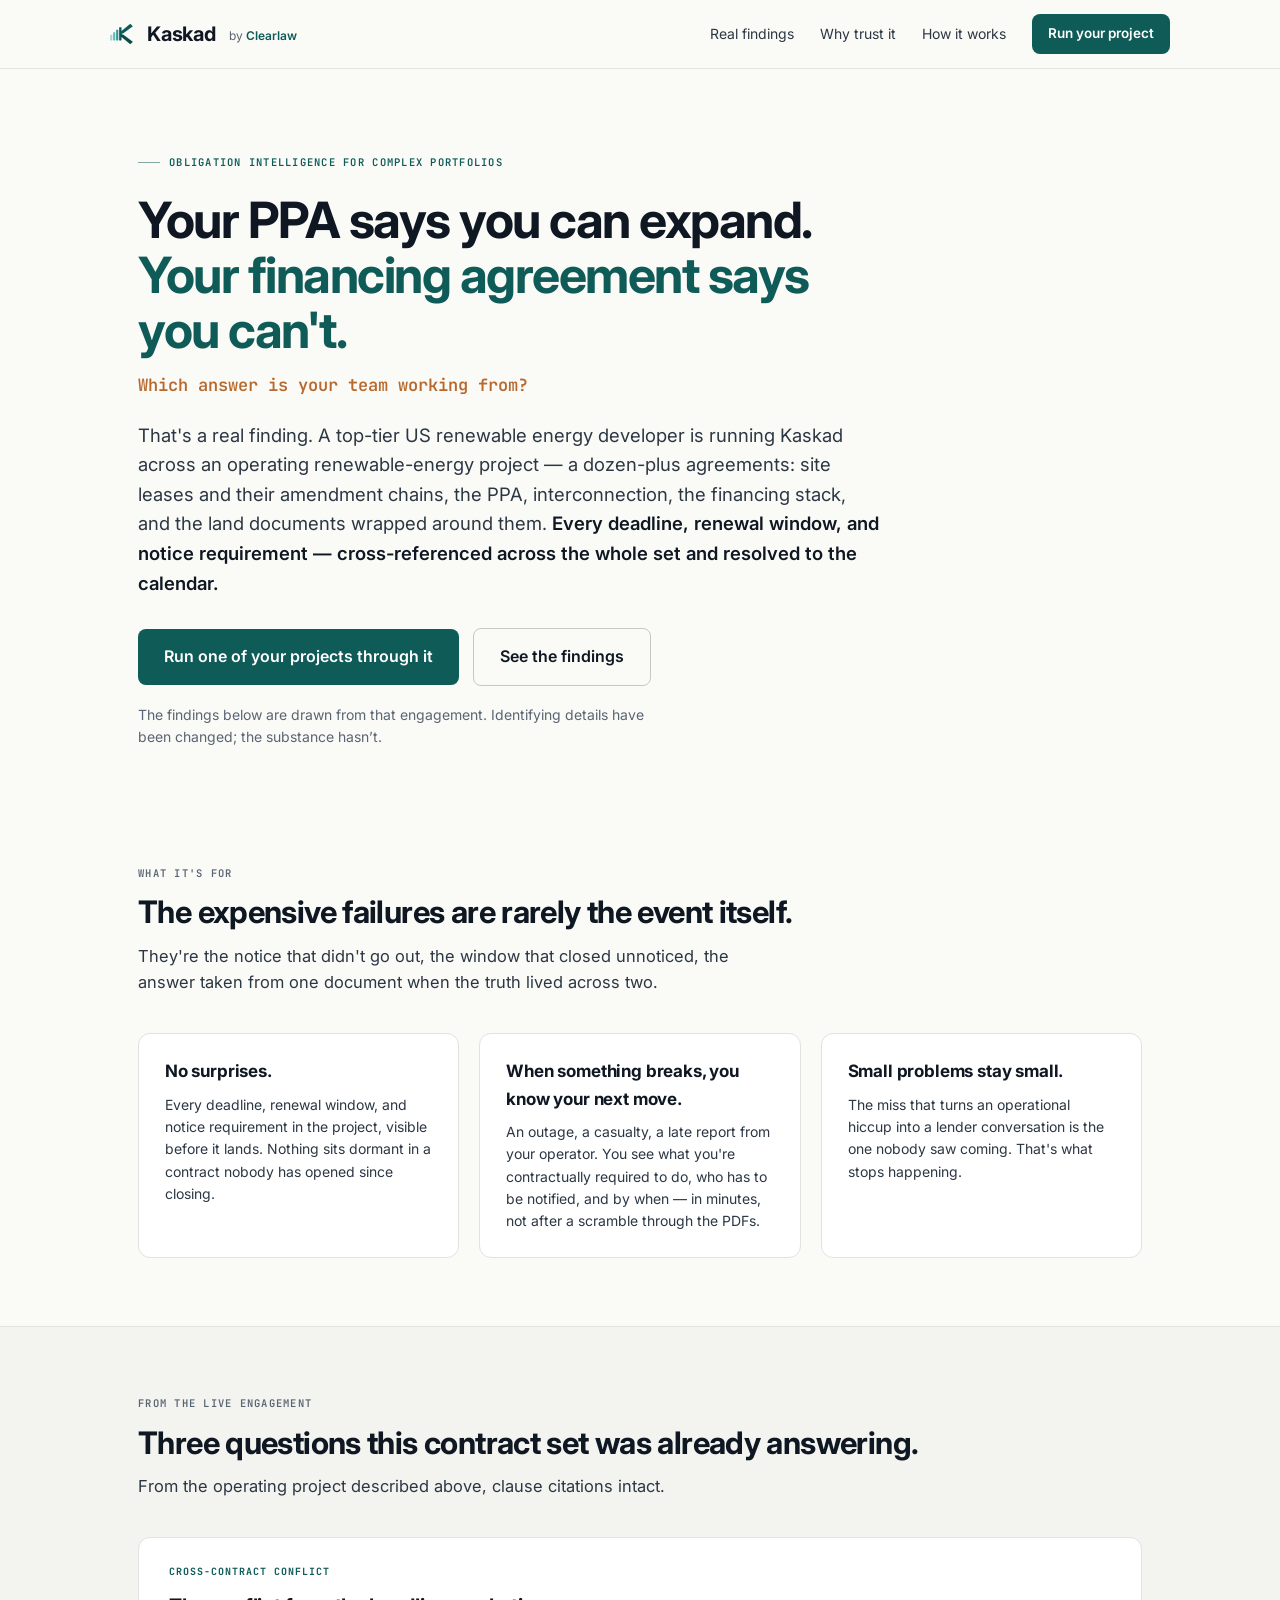
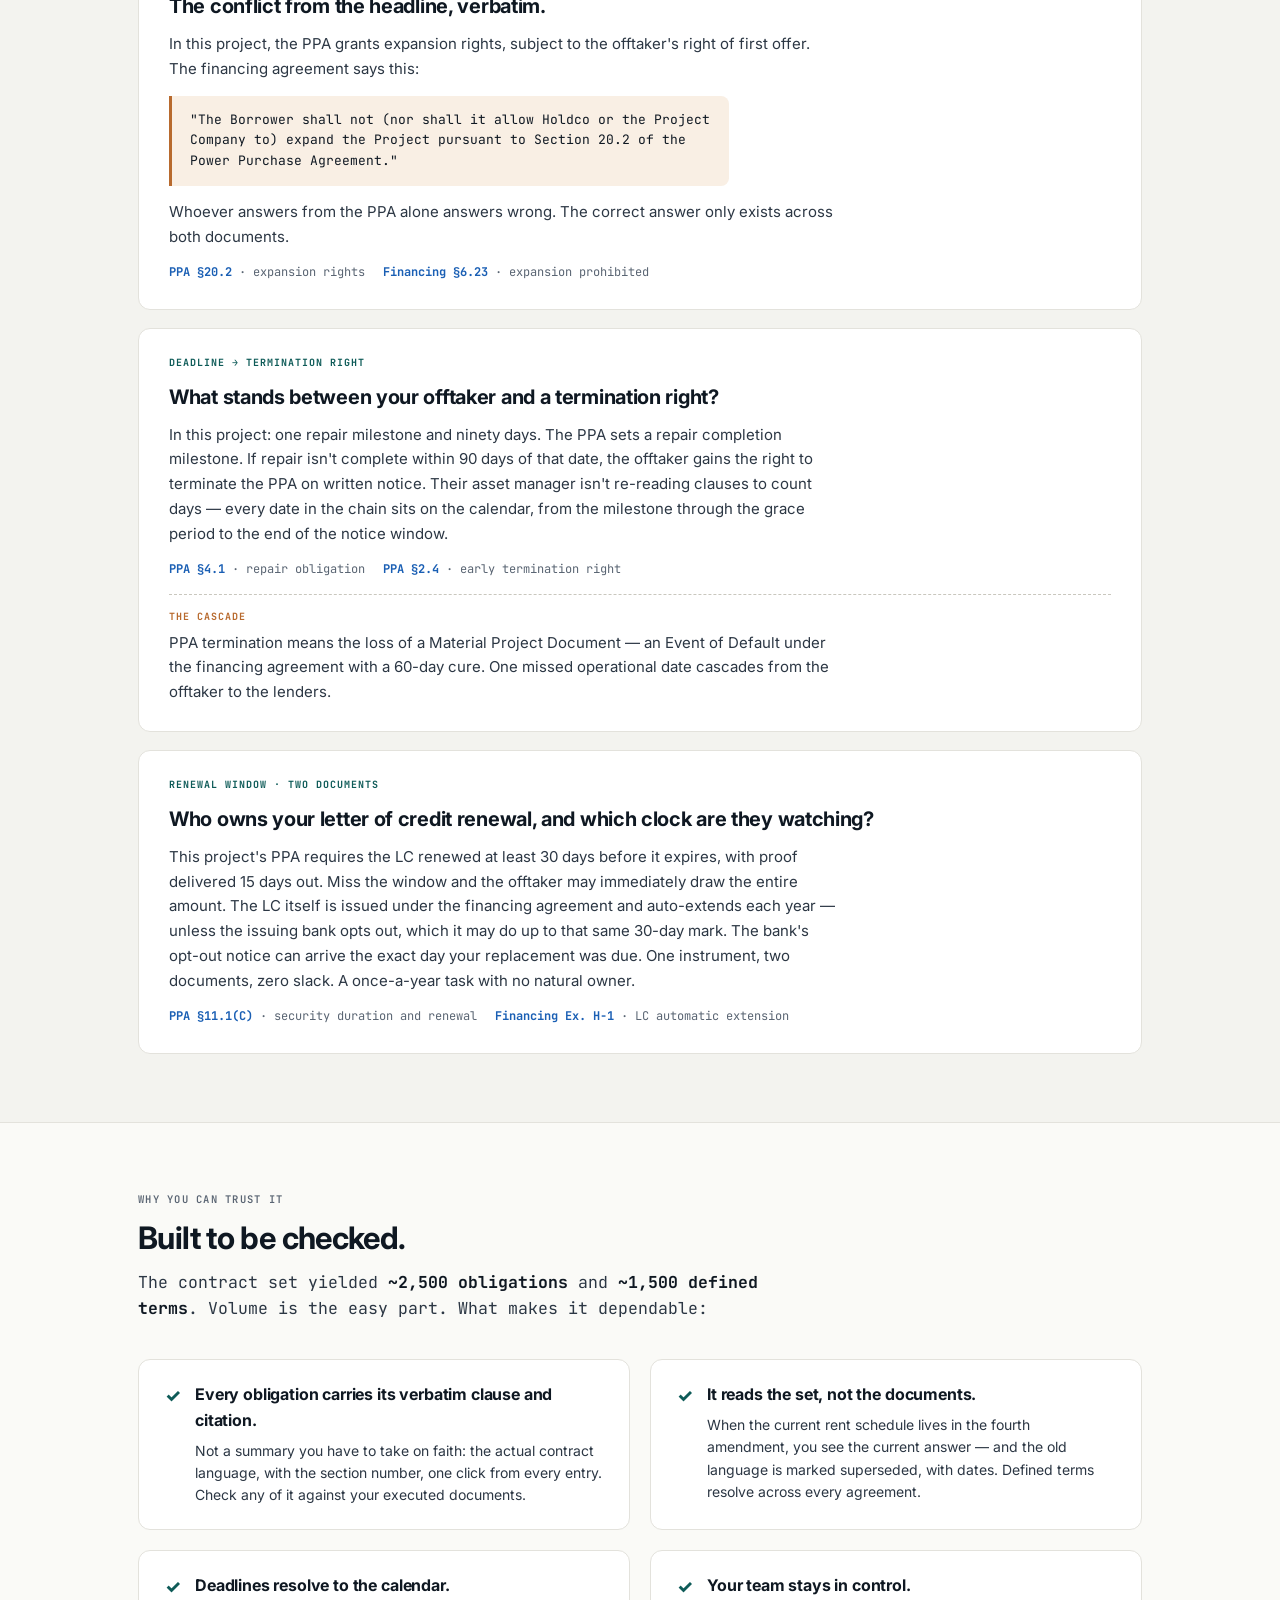
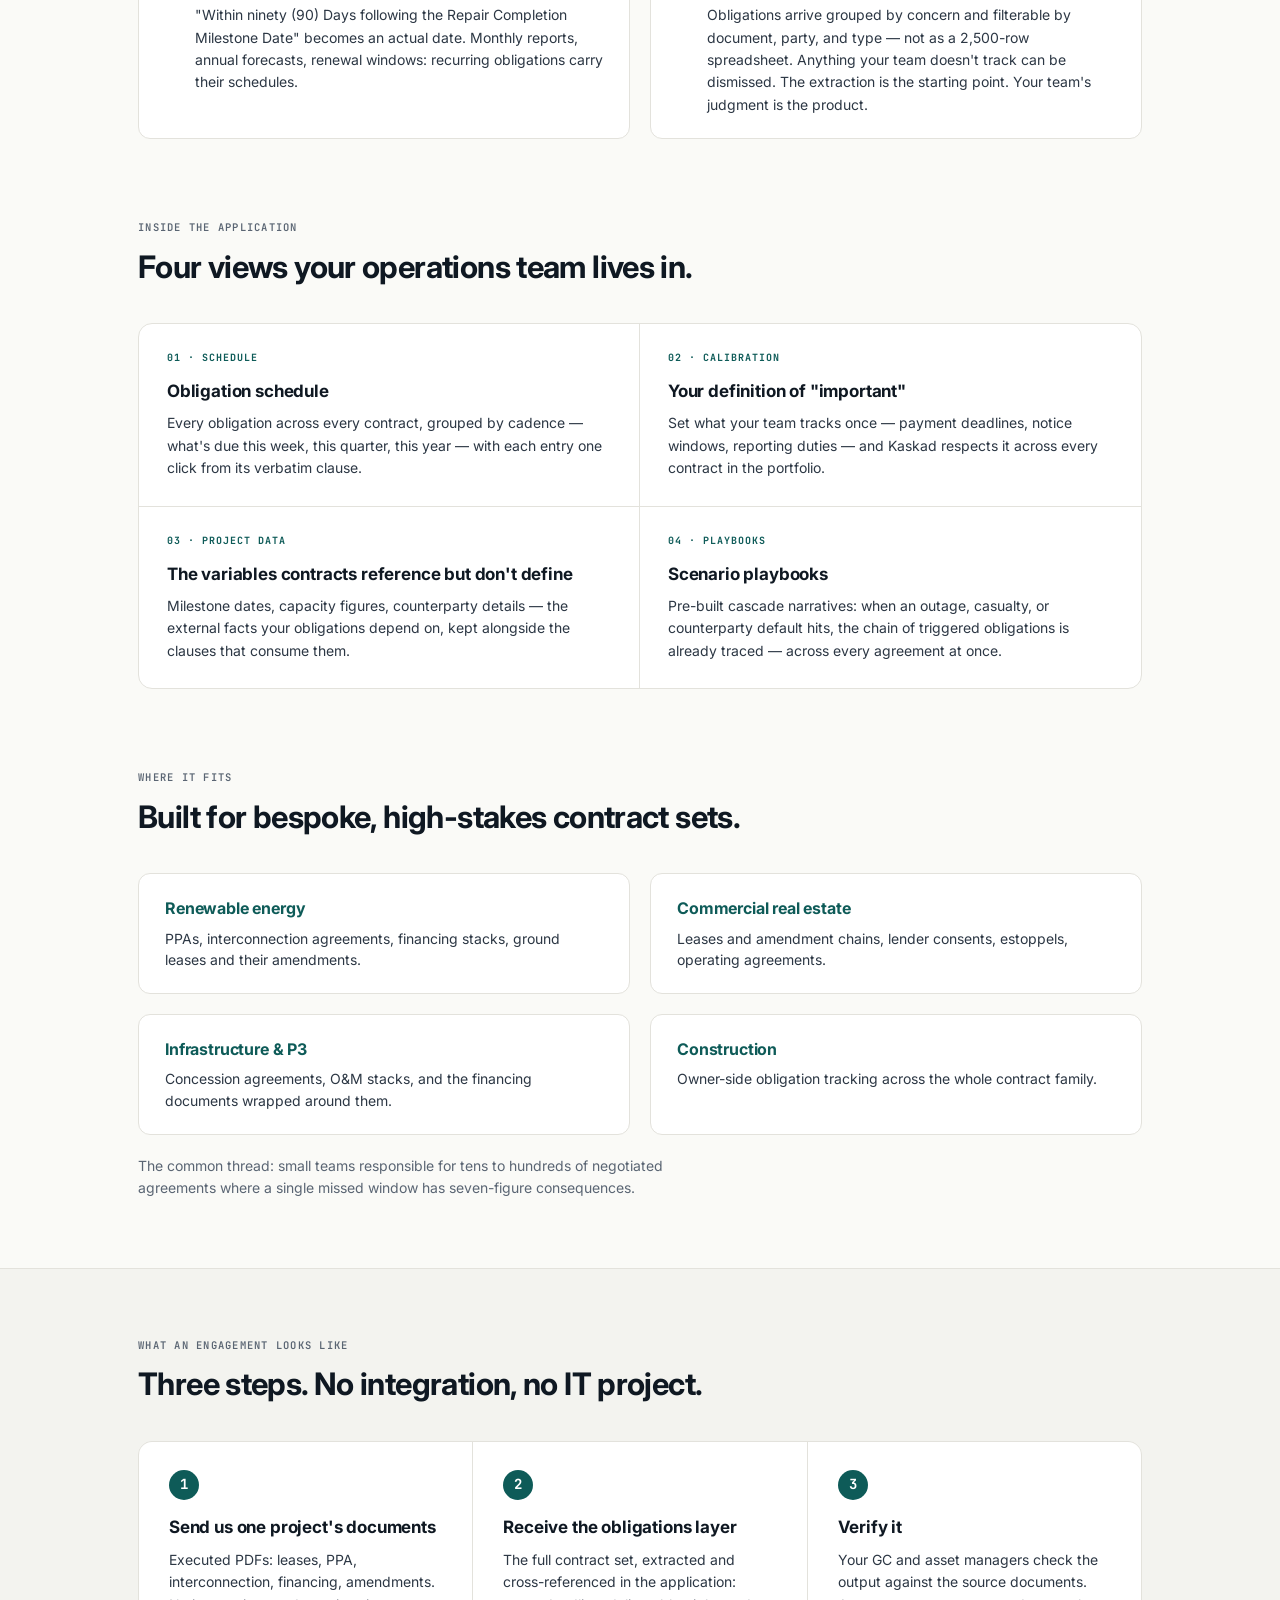
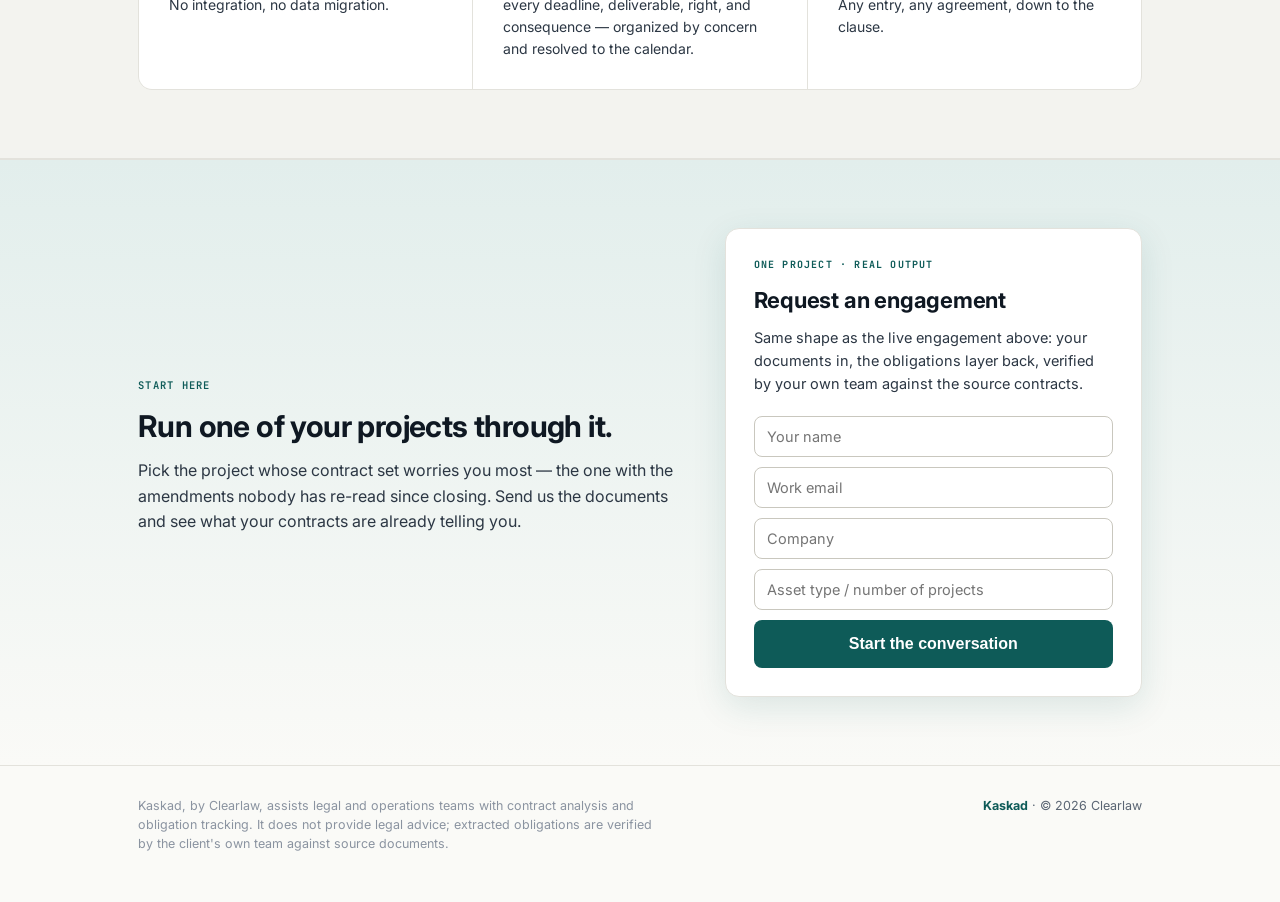
<file: kaskad/index.html>
<!DOCTYPE html>
<html lang="en">
<head>
<meta charset="UTF-8">
<meta name="viewport" content="width=device-width, initial-scale=1.0">
<title>Kaskad — obligation intelligence for complex portfolios · by Clearlaw</title>
<meta name="description" content="Kaskad, by Clearlaw — every deadline, renewal window, and notice requirement across your whole contract set, cross-referenced and resolved to the calendar. Findings from a live engagement on an operating renewable-energy project.">
<link rel="canonical" href="https://clearlaw.ai/kaskad/">
<link rel="icon" href="../assets/kaskad-mark.svg" type="image/svg+xml">
<meta property="og:type" content="website">
<meta property="og:site_name" content="Clearlaw">
<meta property="og:title" content="Kaskad — obligation intelligence for complex portfolios">
<meta property="og:description" content="Every deadline, renewal window, and notice requirement across the whole contract set — cross-referenced and resolved to the calendar. Findings from a live engagement.">
<meta property="og:url" content="https://clearlaw.ai/kaskad/">
<meta property="og:image" content="https://clearlaw.ai/assets/og/kaskad.png">
<meta property="og:image:width" content="1200">
<meta property="og:image:height" content="630">
<meta name="twitter:card" content="summary_large_image">
<link rel="preconnect" href="https://fonts.googleapis.com">
<link rel="preconnect" href="https://fonts.gstatic.com" crossorigin>
<link href="https://fonts.googleapis.com/css2?family=Inter:wght@400;500;600;700;800&family=JetBrains+Mono:wght@500;600;700&display=swap" rel="stylesheet">
<style>
  /* DRAFT — brief-v4 spine (proof-led findings from the live engagement, anonymized)
     poured into the kaskad-landing-v2 brand system (teal on off-white, Inter + JetBrains Mono).
     Naming (Kaskad vs Clearlaw Obligations Tracker) still open — wordmark isolated in header/footer
     so a rename is a small diff. */
  :root {
    --bg: #fafaf7;
    --surface: #ffffff;
    --surface-2: #f3f3ef;
    --line: #e3e2dc;
    --line-2: #c9c7be;
    --ink: #0f1822;
    --ink-2: #2c3744;
    --ink-3: #5a6573;
    --ink-4: #8a93a0;
    --accent: #0e5b58;
    --accent-dark: #0b4a47;
    --accent-soft: #e2eeec;
    --warn: #b86a2e;
    --warn-soft: #f9efe4;
    --cite: #1a5fb4;
    --sans: "Inter", -apple-system, BlinkMacSystemFont, system-ui, sans-serif;
    --mono: "JetBrains Mono", ui-monospace, "SF Mono", Menlo, monospace;
  }
  * { box-sizing: border-box; margin: 0; padding: 0; }
  html { scroll-behavior: smooth; }
  body { font-family: var(--sans); background: var(--bg); color: var(--ink); line-height: 1.6; -webkit-font-smoothing: antialiased; }
  .wrap { max-width: 1060px; margin: 0 auto; padding: 0 28px; }
  a { color: inherit; }
  .label { font-family: var(--mono); font-size: 10.5px; font-weight: 600; letter-spacing: 0.12em; text-transform: uppercase; color: var(--ink-3); }

  header { border-bottom: 1px solid var(--line); background: rgba(250,250,247,.9); backdrop-filter: saturate(140%) blur(8px); position: sticky; top: 0; z-index: 20; }
  .nav { display: flex; align-items: center; justify-content: space-between; padding: 14px 0; }
  .brand { display: flex; align-items: center; gap: 11px; }
  .brand svg { width: 26px; height: 24px; flex: none; }
  .brand .wm { font-weight: 700; font-size: 20px; letter-spacing: -0.01em; color: var(--ink); }
  .brand .by { font-size: 12px; color: var(--ink-3); margin-left: 2px; padding-top: 4px; }
  .brand .by b { color: var(--accent); font-weight: 600; }
  .nav-links { display: flex; align-items: center; gap: 26px; font-size: 14px; color: var(--ink-2); }
  .nav-links a { text-decoration: none; }
  .nav-links a:hover { color: var(--accent); }
  .btn { display: inline-block; text-decoration: none; background: var(--accent); color: #fff; padding: 12px 20px; border-radius: 8px; font-weight: 600; font-size: 14.5px; border: none; cursor: pointer; transition: background .15s; }
  .btn:hover { background: var(--accent-dark); }
  .btn-lg { padding: 15px 26px; font-size: 16px; }
  .nav .btn { padding: 9px 16px; font-size: 13.5px; }
  @media (max-width: 720px){ .nav-links a:not(.btn){ display:none; } .brand .by { display:none; } }

  /* hero — leads with the real finding, not the category */
  .hero { padding: 76px 0 48px; }
  .hero .eyebrow { display: inline-flex; align-items: center; gap: 9px; margin-bottom: 22px; color: var(--accent); }
  .hero .eyebrow::before { content:""; width: 22px; height: 1px; background: var(--accent); opacity: .5; }
  .hero h1 { font-size: 50px; line-height: 1.1; letter-spacing: -0.03em; font-weight: 700; max-width: 22ch; margin-bottom: 14px; }
  .hero h1 .accent { color: var(--accent); }
  .hero .kicker-q { font-family: var(--mono); font-size: 17px; color: var(--warn); font-weight: 600; margin-bottom: 22px; }
  .hero .lead { font-size: 18.5px; line-height: 1.6; color: var(--ink-2); max-width: 62ch; margin-bottom: 30px; }
  .hero .lead strong { color: var(--ink); font-weight: 600; }
  .hero-cta { display: flex; align-items: center; gap: 14px; flex-wrap: wrap; }
  .hero-note { margin-top: 18px; font-size: 14px; color: var(--ink-3); max-width: 60ch; }
  @media (max-width: 720px){ .hero { padding: 52px 0 36px; } .hero h1 { font-size: 34px; } }

  section.blk { padding: 68px 0; }
  .sec-head { margin-bottom: 38px; }
  .sec-head .label { display: block; margin-bottom: 12px; }
  .sec-head h2 { font-size: 31px; line-height: 1.2; letter-spacing: -0.02em; font-weight: 700; margin-bottom: 12px; }
  .sec-head p { font-size: 16.5px; color: var(--ink-2); max-width: 64ch; }

  /* what it's for */
  .fors { display: grid; grid-template-columns: repeat(3, 1fr); gap: 20px; }
  .for { border: 1px solid var(--line); border-radius: 12px; background: var(--surface); padding: 24px 26px; }
  .for h3 { font-size: 17px; font-weight: 700; letter-spacing: -0.01em; margin-bottom: 8px; }
  .for p { font-size: 14px; line-height: 1.6; color: var(--ink-2); }
  @media (max-width: 720px){ .fors { grid-template-columns: 1fr; } }

  /* findings — the proof spine, from the live engagement */
  .findings-blk { background: var(--surface-2); border-top: 1px solid var(--line); border-bottom: 1px solid var(--line); }
  .finding { border: 1px solid var(--line); background: var(--surface); border-radius: 12px; padding: 26px 30px; margin-bottom: 18px; }
  .finding:last-child { margin-bottom: 0; }
  .finding .kind { font-family: var(--mono); font-size: 10px; letter-spacing: .1em; text-transform: uppercase; font-weight: 700; color: var(--accent); margin-bottom: 10px; }
  .finding h3 { font-size: 20px; font-weight: 700; letter-spacing: -0.015em; margin-bottom: 10px; }
  .finding p { font-size: 15px; line-height: 1.65; color: var(--ink-2); max-width: 74ch; }
  .finding blockquote { font-family: var(--mono); font-size: 13px; line-height: 1.6; color: var(--ink); background: var(--warn-soft); border-left: 3px solid var(--warn); border-radius: 0 8px 8px 0; padding: 14px 18px; margin: 14px 0; max-width: 70ch; }
  .cites { display: flex; gap: 18px; flex-wrap: wrap; margin-top: 14px; }
  .cite { font-family: var(--mono); font-size: 12px; color: var(--cite); }
  .cite b { font-weight: 700; }
  .cite span { color: var(--ink-3); }
  .finding .cascade-note { margin-top: 14px; padding-top: 14px; border-top: 1px dashed var(--line-2); }
  .finding .cascade-note .cn { font-family: var(--mono); font-size: 10px; letter-spacing: .1em; text-transform: uppercase; font-weight: 700; color: var(--warn); margin-bottom: 6px; }

  /* trust */
  .trust { display: grid; grid-template-columns: 1fr 1fr; gap: 20px; }
  .trust .card { border: 1px solid var(--line); border-radius: 12px; background: var(--surface); padding: 22px 26px; display: flex; gap: 14px; }
  .trust .card .check { color: var(--accent); font-weight: 800; font-size: 18px; flex: none; }
  .trust .card h3 { font-size: 16px; font-weight: 700; margin-bottom: 6px; letter-spacing: -0.01em; }
  .trust .card p { font-size: 14px; color: var(--ink-2); line-height: 1.6; }
  .trust-stat { font-family: var(--mono); font-size: 13px; color: var(--ink-3); margin-bottom: 24px; }
  .trust-stat b { color: var(--ink); font-weight: 700; }
  @media (max-width: 720px){ .trust { grid-template-columns: 1fr; } }

  /* capabilities */
  .caps { display: grid; grid-template-columns: repeat(2, 1fr); border: 1px solid var(--line); border-radius: 14px; overflow: hidden; background: var(--surface); }
  .cap { padding: 26px 28px; border-right: 1px solid var(--line); border-bottom: 1px solid var(--line); }
  .cap:nth-child(even){ border-right: 0; }
  .cap:nth-last-child(-n+2){ border-bottom: 0; }
  .cap .ix { font-family: var(--mono); font-size: 10px; color: var(--accent); letter-spacing: .1em; text-transform: uppercase; font-weight: 700; margin-bottom: 12px; }
  .cap h3 { font-size: 17px; font-weight: 700; letter-spacing: -0.01em; margin-bottom: 7px; }
  .cap p { font-size: 14px; line-height: 1.6; color: var(--ink-2); }
  @media (max-width: 720px){ .caps { grid-template-columns: 1fr; } .cap { border-right: 0 !important; } }

  /* industries */
  .inds { display: grid; grid-template-columns: repeat(2, 1fr); gap: 20px; }
  .ind { border: 1px solid var(--line); background: var(--surface); border-radius: 12px; padding: 22px 26px; }
  .ind h3 { font-size: 16px; font-weight: 700; letter-spacing: -0.01em; color: var(--accent); margin-bottom: 6px; }
  .ind p { font-size: 14px; color: var(--ink-2); line-height: 1.55; }
  .inds-note { margin-top: 20px; font-size: 14px; color: var(--ink-3); max-width: 62ch; }
  @media (max-width: 720px){ .inds { grid-template-columns: 1fr; } }

  /* engagement steps */
  .steps { display: grid; grid-template-columns: repeat(3, 1fr); gap: 1px; background: var(--line); border: 1px solid var(--line); border-radius: 14px; overflow: hidden; }
  .step { background: var(--surface); padding: 28px 30px; }
  .step .num { font-family: var(--mono); font-size: 14px; font-weight: 700; color: #fff; background: var(--accent); width: 30px; height: 30px; border-radius: 50%; display: inline-flex; align-items: center; justify-content: center; margin-bottom: 14px; }
  .step h3 { font-size: 17px; font-weight: 700; letter-spacing: -0.01em; margin-bottom: 8px; }
  .step p { font-size: 14px; line-height: 1.6; color: var(--ink-2); }
  @media (max-width: 720px){ .steps { grid-template-columns: 1fr; } }

  /* start / lead form */
  .start { background: linear-gradient(180deg, var(--accent-soft), var(--bg)); border-top: 1px solid var(--line); }
  .start-inner { display: grid; grid-template-columns: 1.3fr 1fr; gap: 44px; align-items: center; }
  .start .label { color: var(--accent); display: block; margin-bottom: 14px; }
  .start h2 { font-size: 30px; line-height: 1.2; letter-spacing: -0.02em; font-weight: 700; margin-bottom: 14px; }
  .start p { font-size: 16px; color: var(--ink-2); line-height: 1.6; margin-bottom: 12px; }
  .start .card { background: #fff; border: 1px solid var(--line); border-radius: 14px; padding: 28px; box-shadow: 0 10px 34px rgba(14,91,88,.12); }
  .start .card .kick { font-family: var(--mono); font-size: 10px; letter-spacing: .12em; text-transform: uppercase; color: var(--accent); font-weight: 700; margin-bottom: 10px; }
  .start .card .name { font-size: 22px; font-weight: 700; letter-spacing: -0.01em; margin-bottom: 8px; }
  .start .card .desc { font-size: 14.5px; color: var(--ink-2); line-height: 1.6; margin-bottom: 20px; }
  .lead-form { display: flex; flex-direction: column; gap: 10px; }
  .fld { font-family: var(--sans); font-size: 14.5px; padding: 11px 12px; border: 1px solid var(--line-2); border-radius: 8px; background: #fff; color: var(--ink); width: 100%; }
  .fld:focus { outline: none; border-color: var(--accent); }
  .hp { position: absolute; left: -9999px; opacity: 0; height: 0; width: 0; }
  .form-ok { font-size: 14.5px; color: var(--accent); font-weight: 600; }
  @media (max-width: 720px){ .start-inner { grid-template-columns: 1fr; gap: 28px; } }

  footer { border-top: 1px solid var(--line); padding: 30px 0 48px; }
  .foot-inner { display: flex; align-items: flex-start; justify-content: space-between; gap: 24px; flex-wrap: wrap; }
  .fine { font-size: 12.5px; color: var(--ink-4); max-width: 66ch; line-height: 1.55; }
  .cr { font-size: 12.5px; color: var(--ink-3); white-space: nowrap; }
  .cr b { color: var(--accent); }
</style>
</head>
<body>

<header>
  <div class="wrap nav">
    <div class="brand">
      <!-- Kaskad logo-mark, from kaskad-landing-v2 -->
      <svg viewBox="0 0 60 56" fill="none" role="img" aria-label="Kaskad">
        <rect x="0" y="30" width="5" height="13" rx="0.8" fill="#a3d4d2"/>
        <rect x="7" y="24" width="5" height="19" rx="0.8" fill="#5fb8b5"/>
        <rect x="14" y="18" width="5" height="25" rx="0.8" fill="#2d9895"/>
        <rect x="21" y="12" width="5.5" height="31" rx="0.8" fill="#0e5b58"/>
        <path d="M25 28L25 22L47 4L53 10L31 26Z" fill="#0e5b58"/>
        <path d="M25 28L25 34L47 52L53 46L31 30Z" fill="#0b4a47"/>
      </svg>
      <span class="wm">Kaskad</span>
      <span class="by">by <a href="../" style="text-decoration:none;"><b>Clearlaw</b></a></span>
    </div>
    <nav class="nav-links">
      <a href="#findings">Real findings</a>
      <a href="#trust">Why trust it</a>
      <a href="#engagement">How it works</a>
      <a class="btn" href="#start">Run your project</a>
    </nav>
  </div>
</header>

<!-- ============ HERO — the finding is the headline ============ -->
<section class="hero">
  <div class="wrap">
    <span class="eyebrow label">Obligation intelligence for complex portfolios</span>
    <h1>Your PPA says you can expand. <span class="accent">Your financing agreement says you can't.</span></h1>
    <p class="kicker-q">Which answer is your team working from?</p>
    <p class="lead">That's a real finding. A top-tier US renewable energy developer is running Kaskad across an operating renewable-energy project — a dozen-plus agreements: site leases and their amendment chains, the PPA, interconnection, the financing stack, and the land documents wrapped around them. <strong>Every deadline, renewal window, and notice requirement — cross-referenced across the whole set and resolved to the calendar.</strong></p>
    <div class="hero-cta">
      <a class="btn btn-lg" href="#start">Run one of your projects through it</a>
      <a class="btn btn-lg" style="background:transparent; color:var(--ink); border:1px solid var(--line-2);" href="#findings">See the findings</a>
    </div>
    <p class="hero-note">The findings below are drawn from that engagement. Identifying details have been changed; the substance hasn’t.</p>
  </div>
</section>

<!-- ============ WHAT IT'S FOR ============ -->
<section class="blk">
  <div class="wrap">
    <div class="sec-head">
      <span class="label">What it's for</span>
      <h2>The expensive failures are rarely the event itself.</h2>
      <p>They're the notice that didn't go out, the window that closed unnoticed, the answer taken from one document when the truth lived across two.</p>
    </div>
    <div class="fors">
      <div class="for">
        <h3>No surprises.</h3>
        <p>Every deadline, renewal window, and notice requirement in the project, visible before it lands. Nothing sits dormant in a contract nobody has opened since closing.</p>
      </div>
      <div class="for">
        <h3>When something breaks, you know your next move.</h3>
        <p>An outage, a casualty, a late report from your operator. You see what you're contractually required to do, who has to be notified, and by when — in minutes, not after a scramble through the PDFs.</p>
      </div>
      <div class="for">
        <h3>Small problems stay small.</h3>
        <p>The miss that turns an operational hiccup into a lender conversation is the one nobody saw coming. That's what stops happening.</p>
      </div>
    </div>
  </div>
</section>

<!-- ============ FINDINGS — the proof spine ============ -->
<section class="blk findings-blk" id="findings">
  <div class="wrap">
    <div class="sec-head">
      <span class="label">From the live engagement</span>
      <h2>Three questions this contract set was already answering.</h2>
      <p>From the operating project described above, clause citations intact.</p>
    </div>

    <div class="finding">
      <div class="kind">Cross-contract conflict</div>
      <h3>The conflict from the headline, verbatim.</h3>
      <p>In this project, the PPA grants expansion rights, subject to the offtaker's right of first offer. The financing agreement says this:</p>
      <blockquote>"The Borrower shall not (nor shall it allow Holdco or the Project Company to) expand the Project pursuant to Section 20.2 of the Power Purchase Agreement."</blockquote>
      <p>Whoever answers from the PPA alone answers wrong. The correct answer only exists across both documents.</p>
      <div class="cites">
        <span class="cite"><b>PPA §20.2</b> <span>· expansion rights</span></span>
        <span class="cite"><b>Financing §6.23</b> <span>· expansion prohibited</span></span>
      </div>
    </div>

    <div class="finding">
      <div class="kind">Deadline → termination right</div>
      <h3>What stands between your offtaker and a termination right?</h3>
      <p>In this project: one repair milestone and ninety days. The PPA sets a repair completion milestone. If repair isn't complete within 90 days of that date, the offtaker gains the right to terminate the PPA on written notice. Their asset manager isn't re-reading clauses to count days — every date in the chain sits on the calendar, from the milestone through the grace period to the end of the notice window.</p>
      <div class="cites">
        <span class="cite"><b>PPA §4.1</b> <span>· repair obligation</span></span>
        <span class="cite"><b>PPA §2.4</b> <span>· early termination right</span></span>
      </div>
      <div class="cascade-note">
        <div class="cn">The cascade</div>
        <p>PPA termination means the loss of a Material Project Document — an Event of Default under the financing agreement with a 60-day cure. One missed operational date cascades from the offtaker to the lenders.</p>
      </div>
    </div>

    <div class="finding">
      <div class="kind">Renewal window · two documents</div>
      <h3>Who owns your letter of credit renewal, and which clock are they watching?</h3>
      <p>This project's PPA requires the LC renewed at least 30 days before it expires, with proof delivered 15 days out. Miss the window and the offtaker may immediately draw the entire amount. The LC itself is issued under the financing agreement and auto-extends each year — unless the issuing bank opts out, which it may do up to that same 30-day mark. The bank's opt-out notice can arrive the exact day your replacement was due. One instrument, two documents, zero slack. A once-a-year task with no natural owner.</p>
      <div class="cites">
        <span class="cite"><b>PPA §11.1(C)</b> <span>· security duration and renewal</span></span>
        <span class="cite"><b>Financing Ex. H-1</b> <span>· LC automatic extension</span></span>
      </div>
    </div>
  </div>
</section>

<!-- ============ WHY TRUST IT ============ -->
<section class="blk" id="trust">
  <div class="wrap">
    <div class="sec-head">
      <span class="label">Why you can trust it</span>
      <h2>Built to be checked.</h2>
      <p class="trust-stat">The contract set yielded <b>~2,500 obligations</b> and <b>~1,500 defined terms</b>. Volume is the easy part. What makes it dependable:</p>
    </div>
    <div class="trust">
      <div class="card">
        <span class="check">✓</span>
        <div>
          <h3>Every obligation carries its verbatim clause and citation.</h3>
          <p>Not a summary you have to take on faith: the actual contract language, with the section number, one click from every entry. Check any of it against your executed documents.</p>
        </div>
      </div>
      <div class="card">
        <span class="check">✓</span>
        <div>
          <h3>It reads the set, not the documents.</h3>
          <p>When the current rent schedule lives in the fourth amendment, you see the current answer — and the old language is marked superseded, with dates. Defined terms resolve across every agreement.</p>
        </div>
      </div>
      <div class="card">
        <span class="check">✓</span>
        <div>
          <h3>Deadlines resolve to the calendar.</h3>
          <p>"Within ninety (90) Days following the Repair Completion Milestone Date" becomes an actual date. Monthly reports, annual forecasts, renewal windows: recurring obligations carry their schedules.</p>
        </div>
      </div>
      <div class="card">
        <span class="check">✓</span>
        <div>
          <h3>Your team stays in control.</h3>
          <p>Obligations arrive grouped by concern and filterable by document, party, and type — not as a 2,500-row spreadsheet. Anything your team doesn't track can be dismissed. The extraction is the starting point. Your team's judgment is the product.</p>
        </div>
      </div>
    </div>
  </div>
</section>

<!-- ============ CAPABILITIES ============ -->
<section class="blk" style="padding-top: 12px;">
  <div class="wrap">
    <div class="sec-head">
      <span class="label">Inside the application</span>
      <h2>Four views your operations team lives in.</h2>
    </div>
    <div class="caps">
      <article class="cap">
        <div class="ix">01 · Schedule</div>
        <h3>Obligation schedule</h3>
        <p>Every obligation across every contract, grouped by cadence — what's due this week, this quarter, this year — with each entry one click from its verbatim clause.</p>
      </article>
      <article class="cap">
        <div class="ix">02 · Calibration</div>
        <h3>Your definition of "important"</h3>
        <p>Set what your team tracks once — payment deadlines, notice windows, reporting duties — and Kaskad respects it across every contract in the portfolio.</p>
      </article>
      <article class="cap">
        <div class="ix">03 · Project data</div>
        <h3>The variables contracts reference but don't define</h3>
        <p>Milestone dates, capacity figures, counterparty details — the external facts your obligations depend on, kept alongside the clauses that consume them.</p>
      </article>
      <article class="cap">
        <div class="ix">04 · Playbooks</div>
        <h3>Scenario playbooks</h3>
        <p>Pre-built cascade narratives: when an outage, casualty, or counterparty default hits, the chain of triggered obligations is already traced — across every agreement at once.</p>
      </article>
    </div>
  </div>
</section>

<!-- ============ INDUSTRIES ============ -->
<section class="blk" style="padding-top: 12px;">
  <div class="wrap">
    <div class="sec-head">
      <span class="label">Where it fits</span>
      <h2>Built for bespoke, high-stakes contract sets.</h2>
    </div>
    <div class="inds">
      <div class="ind"><h3>Renewable energy</h3><p>PPAs, interconnection agreements, financing stacks, ground leases and their amendments.</p></div>
      <div class="ind"><h3>Commercial real estate</h3><p>Leases and amendment chains, lender consents, estoppels, operating agreements.</p></div>
      <div class="ind"><h3>Infrastructure &amp; P3</h3><p>Concession agreements, O&amp;M stacks, and the financing documents wrapped around them.</p></div>
      <div class="ind"><h3>Construction</h3><p>Owner-side obligation tracking across the whole contract family.</p></div>
    </div>
    <p class="inds-note">The common thread: small teams responsible for tens to hundreds of negotiated agreements where a single missed window has seven-figure consequences.</p>
  </div>
</section>

<!-- ============ ENGAGEMENT ============ -->
<section class="blk" id="engagement" style="background: var(--surface-2); border-top: 1px solid var(--line); border-bottom: 1px solid var(--line);">
  <div class="wrap">
    <div class="sec-head">
      <span class="label">What an engagement looks like</span>
      <h2>Three steps. No integration, no IT project.</h2>
    </div>
    <div class="steps">
      <article class="step">
        <div class="num">1</div>
        <h3>Send us one project's documents</h3>
        <p>Executed PDFs: leases, PPA, interconnection, financing, amendments. No integration, no data migration.</p>
      </article>
      <article class="step">
        <div class="num">2</div>
        <h3>Receive the obligations layer</h3>
        <p>The full contract set, extracted and cross-referenced in the application: every deadline, deliverable, right, and consequence — organized by concern and resolved to the calendar.</p>
      </article>
      <article class="step">
        <div class="num">3</div>
        <h3>Verify it</h3>
        <p>Your GC and asset managers check the output against the source documents. Any entry, any agreement, down to the clause.</p>
      </article>
    </div>
  </div>
</section>

<!-- ============ START ============ -->
<section class="blk start" id="start">
  <div class="wrap start-inner">
    <div>
      <span class="label">Start here</span>
      <h2>Run one of your projects through it.</h2>
      <p>Pick the project whose contract set worries you most — the one with the amendments nobody has re-read since closing. Send us the documents and see what your contracts are already telling you.</p>
    </div>
    <div class="card">
      <div class="kick">One project · real output</div>
      <div class="name">Request an engagement</div>
      <div class="desc">Same shape as the live engagement above: your documents in, the obligations layer back, verified by your own team against the source contracts.</div>
      <form class="lead-form" id="contact-form">
        <input type="text" name="website" class="hp" tabindex="-1" autocomplete="off" aria-hidden="true">
        <input class="fld" type="text" name="name" placeholder="Your name" required>
        <input class="fld" type="email" name="email" placeholder="Work email" required>
        <input class="fld" type="text" name="firm" placeholder="Company" required>
        <input class="fld" type="text" name="matter" placeholder="Asset type / number of projects">
        <button class="btn btn-lg" type="submit" style="width:100%;">Start the conversation</button>
      </form>
    </div>
  </div>
</section>

<footer>
  <div class="wrap foot-inner">
    <p class="fine">Kaskad, by Clearlaw, assists legal and operations teams with contract analysis and obligation tracking. It does not provide legal advice; extracted obligations are verified by the client's own team against source documents.</p>
    <p class="cr"><b>Kaskad</b> · © 2026 Clearlaw</p>
  </div>
</footer>

<script>
(function(){
  var LEADS_ENDPOINT = "https://clearlaw-leads.jordan-204.workers.dev/api/lead";
  var form = document.getElementById('contact-form');
  if (!form) return;
  form.addEventListener('submit', function(e){
    e.preventDefault();
    var data = {};
    new FormData(form).forEach(function(v, k){ data[k] = v; });
    data.source = 'kaskad';
    var btn = form.querySelector('button[type=submit]');
    btn.disabled = true; btn.textContent = 'Sending…';
    fetch(LEADS_ENDPOINT, { method: 'POST', headers: {'Content-Type': 'application/json'}, body: JSON.stringify(data) })
      .then(function(r){ return r.json(); })
      .then(function(res){
        if (!res.ok) throw new Error(res.error || 'Something went wrong');
        form.innerHTML = '<p class="form-ok">Thanks — we got it. You’ll hear from us at ' + (data.email || 'your email') + '.</p>';
      })
      .catch(function(err){
        btn.disabled = false; btn.textContent = 'Start the conversation';
        alert((err && err.message) || 'Something went wrong — email hello@clearlaw.ai.');
      });
  });
})();
</script>
</body>
</html>
</file>
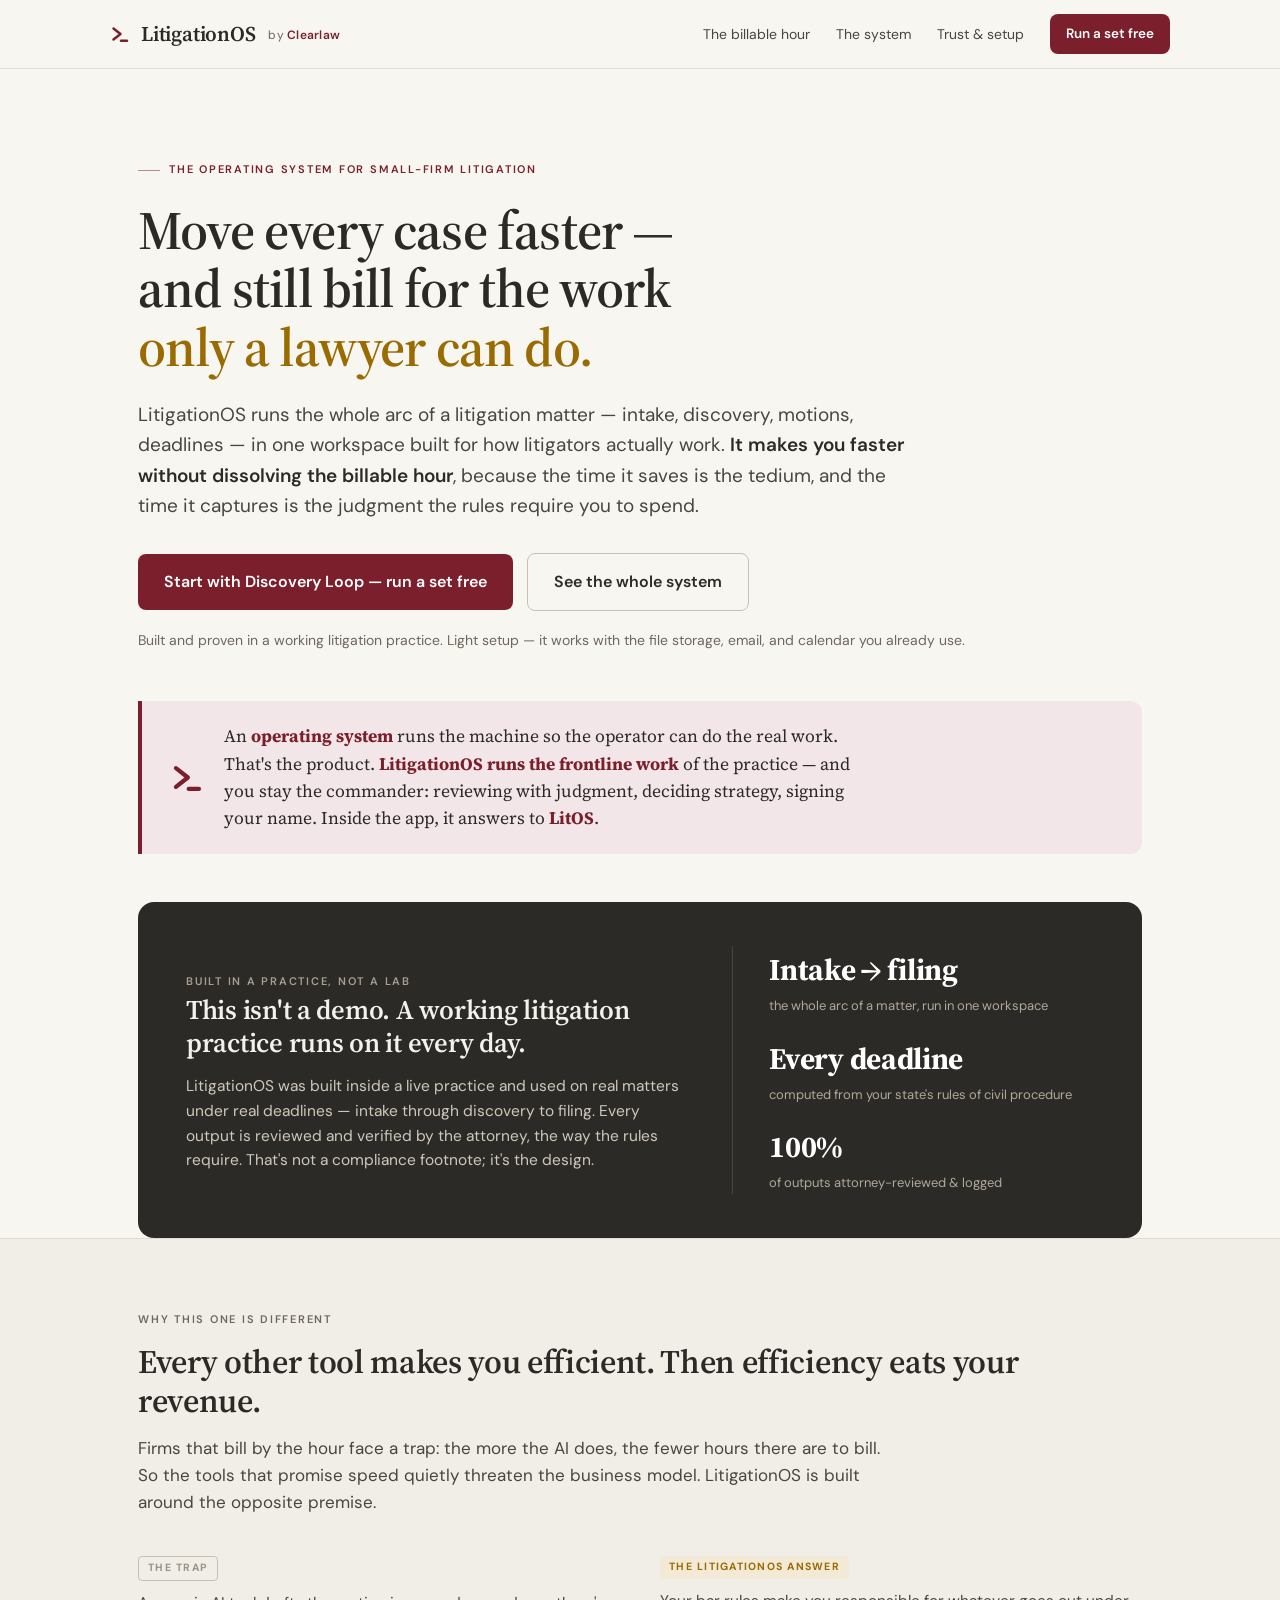
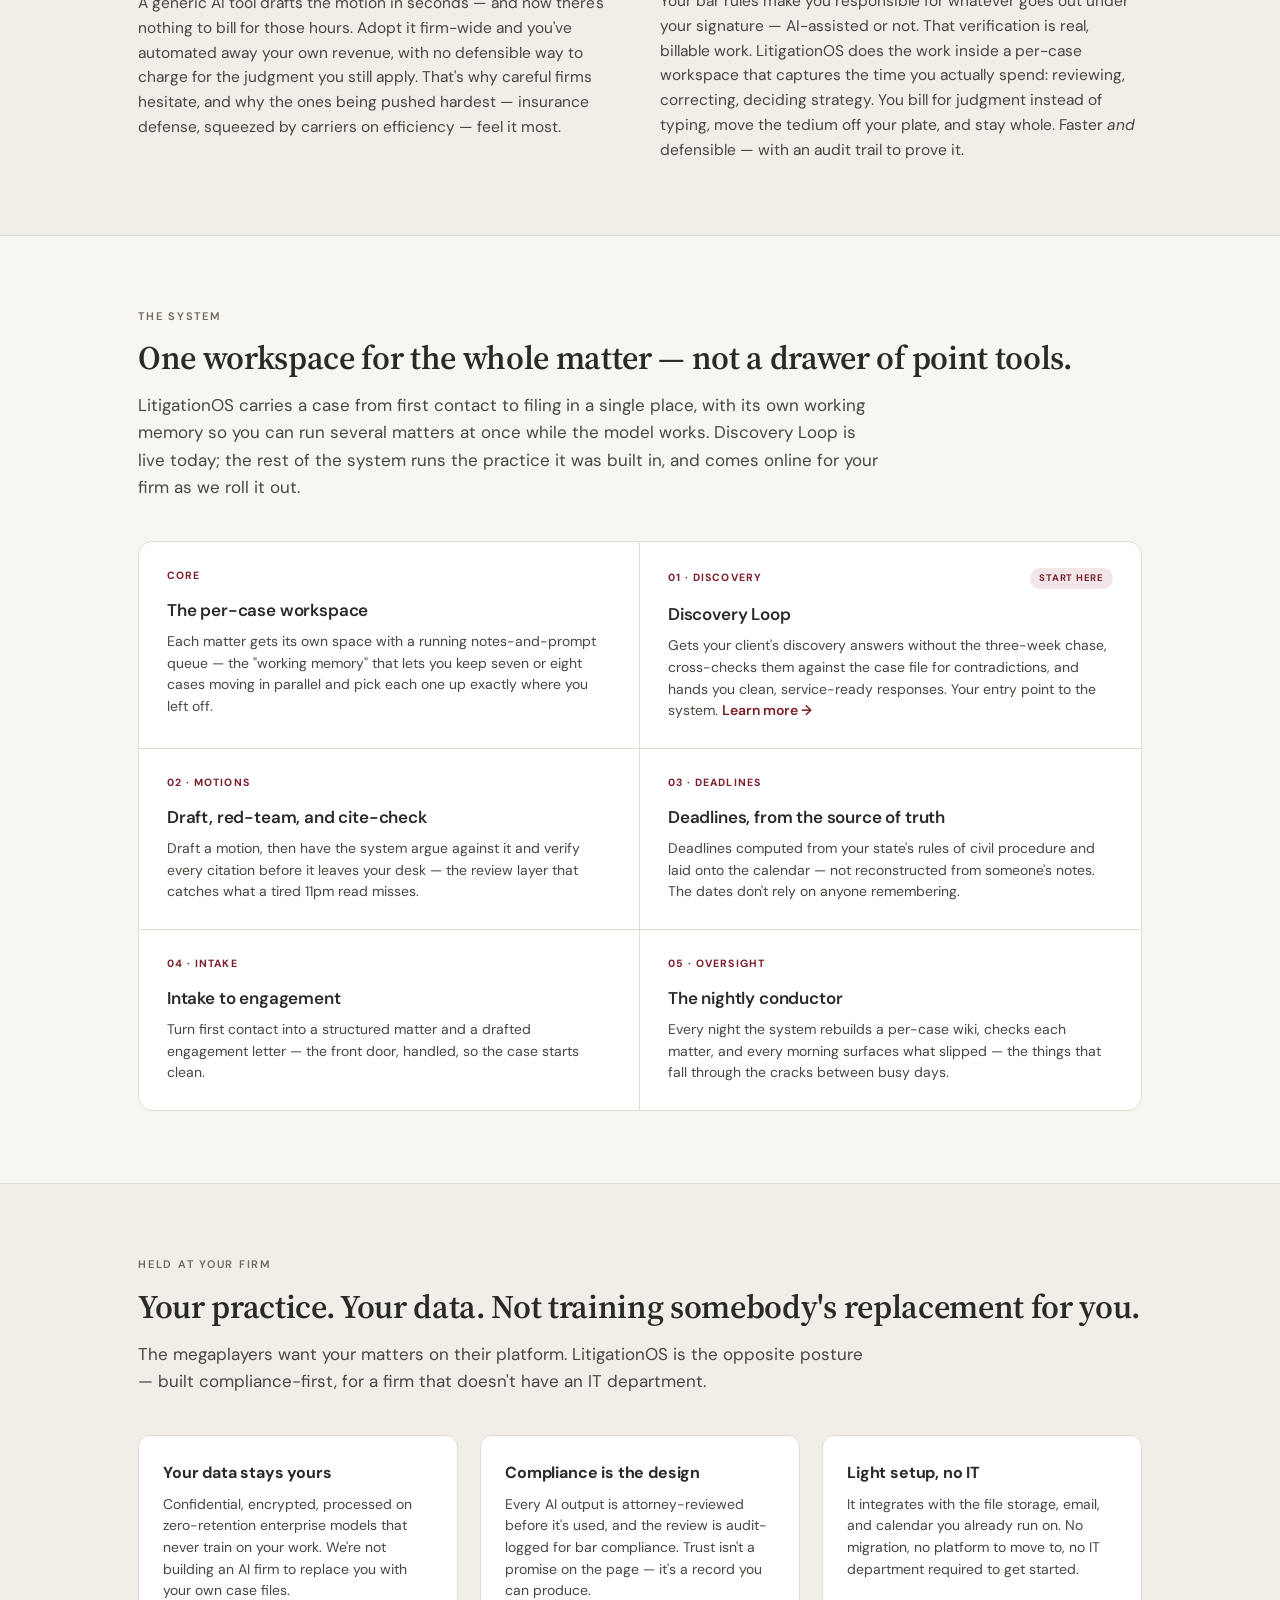
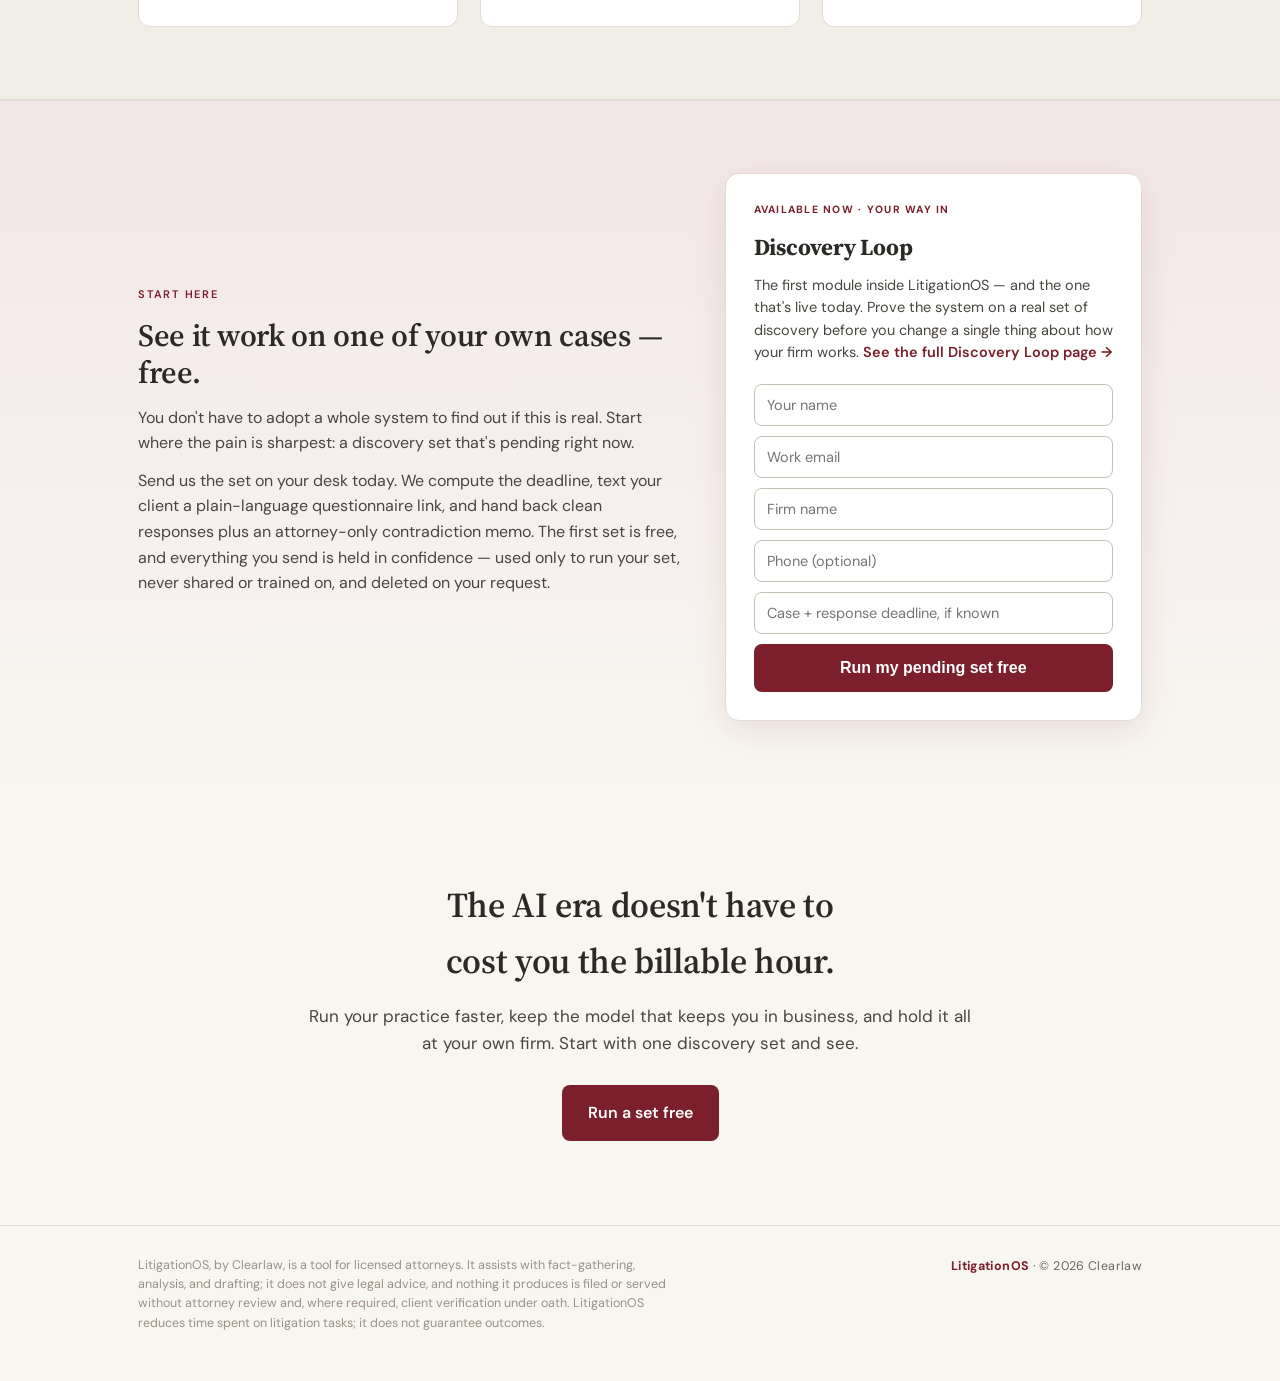
<file: litigationos/index.html>
<!DOCTYPE html>
<html lang="en">
<head>
<meta charset="UTF-8">
<meta name="viewport" content="width=device-width, initial-scale=1.0">
<title>LitigationOS — the operating system for small-firm litigation · by Clearlaw</title>
<meta name="description" content="LitigationOS, by Clearlaw — the operating system for small-firm litigation. Run every case faster, and still bill for the work only a lawyer can do. Built and proven in a working practice — held at your firm, compliance-first, light setup. Start with Discovery Loop.">
<link rel="canonical" href="https://clearlaw.ai/litigationos/">
<link rel="icon" href="../assets/litos-mark.svg" type="image/svg+xml">
<link rel="apple-touch-icon" href="../assets/apple-touch-litos.png">
<meta property="og:type" content="website">
<meta property="og:site_name" content="LitigationOS">
<meta property="og:title" content="LitigationOS — the operating system for small-firm litigation">
<meta property="og:description" content="Run every case faster — and still bill for the work only a lawyer can do. Built and proven in a working practice. Start with Discovery Loop.">
<meta property="og:url" content="https://clearlaw.ai/litigationos/">
<meta property="og:image" content="https://clearlaw.ai/assets/og/litigationos.png">
<meta property="og:image:width" content="1200">
<meta property="og:image:height" content="630">
<meta name="twitter:card" content="summary_large_image">
<link rel="preconnect" href="https://fonts.googleapis.com">
<link rel="preconnect" href="https://fonts.gstatic.com" crossorigin>
<link href="https://fonts.googleapis.com/css2?family=Source+Serif+4:opsz,wght@8..60,400;8..60,600;8..60,700&family=DM+Sans:wght@400;500;600;700&display=swap" rel="stylesheet">
<style>
  /* LitigationOS brand — >_ prompt mark in oxblood, warm-paper palette.
     Name decided 2026-08-13 (LitigationOS; in-app "LitOS") — see naming/Coined-Names-Round-3-2026-08-08.md.
     Mark matches the portal's litos-mark.svg (D-056). Palette carried over from the prior brand work. */
  :root {
    --bg: #f8f6f1;             /* warm paper */
    --surface: #ffffff;
    --surface-2: #f1eee7;
    --line: #e2ddd4;
    --line-2: #c8c0b4;
    --ink: #2c2a26;
    --ink-2: #494540;
    --ink-3: #6f675e;
    --ink-4: #9a9186;
    --brand: #7a1f2b;          /* oxblood */
    --brand-dark: #641823;
    --brand-soft: #f3e6e8;
    --steel: #35567a;          /* secondary */
    --gold: #9a6b00;           /* "billable hour" warm highlight */
    --gold-soft: #f2ead6;
    --serif: "Source Serif 4", Georgia, serif;
    --sans: "DM Sans", -apple-system, BlinkMacSystemFont, "Segoe UI", Roboto, Helvetica, Arial, sans-serif;
  }
  * { box-sizing: border-box; margin: 0; padding: 0; }
  html { scroll-behavior: smooth; }
  body { font-family: var(--sans); background: var(--bg); color: var(--ink); line-height: 1.6; -webkit-font-smoothing: antialiased; text-rendering: optimizeLegibility; }
  .wrap { max-width: 1060px; margin: 0 auto; padding: 0 28px; }
  a { color: inherit; }
  .label { font-family: var(--sans); font-size: 11px; font-weight: 600; letter-spacing: 0.16em; text-transform: uppercase; color: var(--ink-3); }

  /* header */
  header { border-bottom: 1px solid var(--line); background: rgba(248,246,241,.88); backdrop-filter: saturate(140%) blur(8px); position: sticky; top: 0; z-index: 20; }
  .nav { display: flex; align-items: center; justify-content: space-between; padding: 14px 0; }
  .brand { display: flex; align-items: center; gap: 11px; }
  .brand svg { width: 20px; height: 24px; flex: none; }
  .brand .wm { font-family: var(--serif); font-weight: 600; font-size: 21px; letter-spacing: -0.01em; line-height: 1; }
  .brand .by { font-size: 12px; color: var(--ink-3); letter-spacing: .02em; margin-left: 2px; padding-top: 4px; }
  .brand .by b { color: var(--brand); font-weight: 600; }
  .nav-links { display: flex; align-items: center; gap: 26px; font-size: 14px; color: var(--ink-2); }
  .nav-links a { text-decoration: none; }
  .nav-links a:hover { color: var(--brand); }
  .btn { display: inline-block; text-decoration: none; background: var(--brand); color: #fff; padding: 12px 20px; border-radius: 8px; font-weight: 600; font-size: 14.5px; border: none; cursor: pointer; transition: background .15s; }
  .btn:hover { background: var(--brand-dark); }
  .btn-lg { padding: 15px 26px; font-size: 16px; }
  .btn-ghost { background: transparent; color: var(--ink); border: 1px solid var(--line-2); }
  .btn-ghost:hover { background: var(--surface-2); border-color: var(--ink-3); }
  .nav .btn { padding: 9px 16px; font-size: 13.5px; }
  @media (max-width: 720px){ .nav-links a:not(.btn){ display:none; } .brand .by { display: none; } }

  /* hero */
  .hero { padding: 84px 0 40px; }
  .hero .eyebrow { display: inline-flex; align-items: center; gap: 9px; margin-bottom: 22px; color: var(--brand); }
  .hero .eyebrow::before { content:""; width: 22px; height: 1px; background: var(--brand); opacity: .5; }
  .hero h1 { font-family: var(--serif); font-size: 54px; line-height: 1.08; letter-spacing: -0.015em; font-weight: 600; max-width: 21ch; margin-bottom: 24px; }
  .hero h1 .gold { color: var(--gold); }
  .hero .lead { font-size: 19px; line-height: 1.6; color: var(--ink-2); max-width: 60ch; margin-bottom: 32px; }
  .hero .lead strong { color: var(--ink); font-weight: 600; }
  .hero-cta { display: flex; align-items: center; gap: 14px; flex-wrap: wrap; }
  .hero-note { margin-top: 18px; font-size: 14px; color: var(--ink-3); }
  @media (max-width: 720px){ .hero { padding: 52px 0 32px; } .hero h1 { font-size: 36px; } .hero .lead { font-size: 17px; } }

  /* the name — story strip */
  .why-name { margin: 10px auto 0; }
  .why-name-inner { border-left: 4px solid var(--brand); background: var(--brand-soft); border-radius: 0 12px 12px 0; padding: 22px 28px; display: flex; gap: 20px; align-items: center; }
  .why-name-inner svg { width: 34px; height: 41px; flex: none; }
  .why-name-inner p { font-family: var(--serif); font-size: 17.5px; line-height: 1.55; color: var(--ink); max-width: 72ch; }
  .why-name-inner p b { color: var(--brand); }
  @media (max-width: 720px){ .why-name-inner { padding: 18px 20px; gap: 14px; } .why-name-inner p { font-size: 15.5px; } }

  /* proof-of-life band */
  .proof { margin: 48px 0 0; }
  .proof-inner { background: var(--ink); color: #f4f1ec; border-radius: 16px; padding: 44px 48px; display: grid; grid-template-columns: 1.4fr 1fr; gap: 40px; align-items: center; }
  .proof .label { color: #a89f92; margin-bottom: 16px; }
  .proof h2 { font-family: var(--serif); font-size: 27px; line-height: 1.25; letter-spacing: -0.01em; font-weight: 600; margin-bottom: 14px; }
  .proof p { font-size: 15.5px; line-height: 1.6; color: #cfc8bd; }
  .proof .stats { display: flex; flex-direction: column; gap: 18px; border-left: 1px solid #4a453e; padding-left: 36px; }
  .proof .stat .n { font-family: var(--serif); font-size: 30px; font-weight: 700; letter-spacing: -0.01em; color: #fff; }
  .proof .stat .k { font-size: 13px; color: #b0a89b; margin-top: 2px; }
  @media (max-width: 720px){ .proof-inner { grid-template-columns: 1fr; padding: 32px 26px; gap: 28px; } .proof .stats { border-left: 0; border-top: 1px solid #4a453e; padding-left: 0; padding-top: 24px; flex-direction: row; flex-wrap: wrap; gap: 28px; } }

  /* generic section */
  section.blk { padding: 72px 0; }
  .sec-head { margin-bottom: 40px; }
  .sec-head .label { display: block; margin-bottom: 14px; }
  .sec-head h2 { font-family: var(--serif); font-size: 33px; line-height: 1.18; letter-spacing: -0.01em; font-weight: 600; margin-bottom: 14px; }
  .sec-head p { font-size: 17px; color: var(--ink-2); max-width: 62ch; }

  /* billable hour POV */
  .pov { background: var(--surface-2); border-top: 1px solid var(--line); border-bottom: 1px solid var(--line); }
  .pov .cols { display: grid; grid-template-columns: 1fr 1fr; gap: 40px; }
  .pov .col h3 { font-size: 19px; letter-spacing: -0.01em; margin-bottom: 10px; display: flex; align-items: center; gap: 10px; }
  .pov .col.tension h3 { color: var(--ink-3); }
  .pov .col.answer h3 { color: var(--gold); }
  .pov .col p { font-size: 15.5px; color: var(--ink-2); line-height: 1.6; }
  .pov .col .tag { font-size: 10.5px; letter-spacing: .12em; text-transform: uppercase; font-weight: 700; padding: 3px 9px; border-radius: 4px; }
  .pov .col.tension .tag { color: var(--ink-4); border: 1px solid var(--line-2); }
  .pov .col.answer .tag { background: var(--gold-soft); color: var(--gold); }
  @media (max-width: 720px){ .pov .cols { grid-template-columns: 1fr; gap: 26px; } }

  /* the system — module grid */
  .modules { display: grid; grid-template-columns: repeat(2, 1fr); border: 1px solid var(--line); border-radius: 14px; overflow: hidden; background: var(--surface); }
  .mod { padding: 26px 28px; border-right: 1px solid var(--line); border-bottom: 1px solid var(--line); position: relative; }
  .mod:nth-child(even){ border-right: 0; }
  .mod:nth-last-child(-n+2){ border-bottom: 0; }
  .mod .top { display: flex; align-items: center; justify-content: space-between; margin-bottom: 12px; }
  .mod .ix { font-size: 10.5px; color: var(--brand); letter-spacing: .1em; text-transform: uppercase; font-weight: 700; }
  .mod .avail { font-size: 9.5px; letter-spacing: .08em; text-transform: uppercase; font-weight: 700; padding: 3px 9px; border-radius: 20px; }
  .mod .avail.now { background: var(--brand-soft); color: var(--brand); }
  .mod .avail.sys { background: var(--surface-2); color: var(--ink-4); border: 1px solid var(--line); }
  .mod h3 { font-size: 17px; font-weight: 600; letter-spacing: -0.01em; margin-bottom: 7px; }
  .mod p { font-size: 14px; line-height: 1.55; color: var(--ink-2); }
  @media (max-width: 720px){ .modules { grid-template-columns: 1fr; } .mod { border-right: 0 !important; } .mod:nth-last-child(2){ border-bottom: 1px solid var(--line); } }

  /* trust */
  .trust { display: grid; grid-template-columns: repeat(3, 1fr); gap: 22px; }
  .trust .card { border: 1px solid var(--line); border-radius: 12px; background: var(--surface); padding: 24px 24px; }
  .trust .card h3 { font-size: 16px; margin-bottom: 8px; letter-spacing: -0.01em; }
  .trust .card p { font-size: 14px; color: var(--ink-2); line-height: 1.55; }
  @media (max-width: 720px){ .trust { grid-template-columns: 1fr; } }

  /* start here — discovery loop entry */
  .start { background: linear-gradient(180deg, var(--brand-soft), var(--bg)); border-top: 1px solid var(--line); }
  .start-inner { display: grid; grid-template-columns: 1.3fr 1fr; gap: 44px; align-items: center; }
  .start .label { color: var(--brand); display: block; margin-bottom: 14px; }
  .start h2 { font-family: var(--serif); font-size: 31px; line-height: 1.18; letter-spacing: -0.01em; font-weight: 600; margin-bottom: 14px; }
  .start p { font-size: 16px; color: var(--ink-2); line-height: 1.6; margin-bottom: 12px; }
  .start .card { background: #fff; border: 1px solid var(--line); border-radius: 14px; padding: 28px; box-shadow: 0 10px 34px rgba(122,31,43,.10); }
  .start .card .kick { font-size: 10.5px; letter-spacing: .12em; text-transform: uppercase; color: var(--brand); font-weight: 700; margin-bottom: 10px; }
  .start .card .name { font-family: var(--serif); font-size: 23px; font-weight: 700; letter-spacing: -0.01em; margin-bottom: 8px; }
  .start .card .desc { font-size: 14.5px; color: var(--ink-2); line-height: 1.55; margin-bottom: 20px; }
  @media (max-width: 720px){ .start-inner { grid-template-columns: 1fr; gap: 28px; } }

  /* final cta */
  .final { text-align: center; padding: 84px 0; }
  .final h2 { font-family: var(--serif); font-size: 35px; letter-spacing: -0.01em; font-weight: 600; margin-bottom: 14px; max-width: 24ch; margin-left: auto; margin-right: auto; }
  .final p { font-size: 17px; color: var(--ink-2); max-width: 56ch; margin: 0 auto 28px; }

  /* lead form */
  .lead-form { display: flex; flex-direction: column; gap: 10px; }
  .fld { font-family: var(--sans); font-size: 14.5px; padding: 11px 12px; border: 1px solid var(--line-2); border-radius: 8px; background: #fff; color: var(--ink); width: 100%; box-sizing: border-box; }
  .fld:focus { outline: none; border-color: var(--brand); }
  textarea.fld { resize: vertical; }
  .hp { position: absolute; left: -9999px; opacity: 0; height: 0; width: 0; }
  .form-ok { font-size: 14.5px; color: var(--brand); font-weight: 600; }

  footer { border-top: 1px solid var(--line); padding: 30px 0 48px; }
  .foot-inner { display: flex; align-items: flex-start; justify-content: space-between; gap: 24px; flex-wrap: wrap; }
  .fine { font-size: 12.5px; color: var(--ink-4); max-width: 66ch; line-height: 1.55; }
  .cr { font-size: 12.5px; color: var(--ink-3); letter-spacing: .03em; white-space: nowrap; }
  .cr b { color: var(--brand); }
</style>
</head>
<body>

<header>
  <div class="wrap nav">
    <div class="brand">
      <!-- >_ prompt mark, oxblood — matches portal litos-mark.svg (D-056) -->
      <svg viewBox="0 0 40 48" role="img" aria-label="LitigationOS">
        <path d="M7 13 L21 24 L7 35" fill="none" stroke="#7a1f2b" stroke-width="5" stroke-linecap="round" stroke-linejoin="round"/>
        <line x1="22" y1="37.5" x2="34" y2="37.5" stroke="#7a1f2b" stroke-width="5" stroke-linecap="round"/>
      </svg>
      <span class="wm">LitigationOS</span>
      <span class="by">by <a href="../" style="text-decoration:none;"><b>Clearlaw</b></a></span>
    </div>
    <nav class="nav-links">
      <a href="#billable">The billable hour</a>
      <a href="#system">The system</a>
      <a href="#trust">Trust &amp; setup</a>
      <a class="btn" href="#start">Run a set free</a>
    </nav>
  </div>
</header>

<!-- ============ HERO ============ -->
<section class="hero">
  <div class="wrap">
    <span class="eyebrow label">The operating system for small-firm litigation</span>
    <h1>Move every case faster — and still bill for the work <span class="gold">only a lawyer can do.</span></h1>
    <p class="lead">LitigationOS runs the whole arc of a litigation matter — intake, discovery, motions, deadlines — in one workspace built for how litigators actually work. <strong>It makes you faster without dissolving the billable hour</strong>, because the time it saves is the tedium, and the time it captures is the judgment the rules require you to spend.</p>
    <div class="hero-cta">
      <a class="btn btn-lg" href="#start">Start with Discovery Loop — run a set free</a>
      <a class="btn btn-lg btn-ghost" href="#system">See the whole system</a>
    </div>
    <p class="hero-note">Built and proven in a working litigation practice. Light setup — it works with the file storage, email, and calendar you already use.</p>
  </div>
</section>

<!-- ============ THE NAME — the OS story = the UPL answer ============ -->
<div class="wrap why-name">
  <div class="why-name-inner">
    <svg viewBox="0 0 40 48" role="presentation">
      <path d="M7 13 L21 24 L7 35" fill="none" stroke="#7a1f2b" stroke-width="5" stroke-linecap="round" stroke-linejoin="round"/>
      <line x1="22" y1="37.5" x2="34" y2="37.5" stroke="#7a1f2b" stroke-width="5" stroke-linecap="round"/>
    </svg>
    <p>An <b>operating system</b> runs the machine so the operator can do the real work. That's the product. <b>LitigationOS runs the frontline work</b> of the practice — and you stay the commander: reviewing with judgment, deciding strategy, signing your name. Inside the app, it answers to <b>LitOS</b>.</p>
  </div>
</div>

<!-- ============ PROOF OF LIFE ============ -->
<!-- Proof-band stats are definitional/system claims; see internal notes before changing. -->
<div class="wrap">
  <section class="proof">
    <div class="proof-inner">
      <div>
        <span class="label">Built in a practice, not a lab</span>
        <h2>This isn't a demo. A working litigation practice runs on it every day.</h2>
        <p>LitigationOS was built inside a live practice and used on real matters under real deadlines — intake through discovery to filing. Every output is reviewed and verified by the attorney, the way the rules require. That's not a compliance footnote; it's the design.</p>
      </div>
      <div class="stats">
        <div class="stat">
          <div class="n">Intake&nbsp;&rarr;&nbsp;filing</div>
          <div class="k">the whole arc of a matter, run in one workspace</div>
        </div>
        <div class="stat">
          <div class="n">Every&nbsp;deadline</div>
          <div class="k">computed from your state's rules of civil procedure</div>
        </div>
        <div class="stat">
          <div class="n">100%</div>
          <div class="k">of outputs attorney-reviewed &amp; logged</div>
        </div>
      </div>
    </div>
  </section>
</div>

<!-- ============ THE BILLABLE-HOUR POV — the differentiated wedge ============ -->
<section class="blk pov" id="billable">
  <div class="wrap">
    <div class="sec-head">
      <span class="label">Why this one is different</span>
      <h2>Every other tool makes you efficient. Then efficiency eats your revenue.</h2>
      <p>Firms that bill by the hour face a trap: the more the AI does, the fewer hours there are to bill. So the tools that promise speed quietly threaten the business model. LitigationOS is built around the opposite premise.</p>
    </div>
    <div class="cols">
      <div class="col tension">
        <h3><span class="tag">The trap</span></h3>
        <p>A generic AI tool drafts the motion in seconds — and now there's nothing to bill for those hours. Adopt it firm-wide and you've automated away your own revenue, with no defensible way to charge for the judgment you still apply. That's why careful firms hesitate, and why the ones being pushed hardest — insurance defense, squeezed by carriers on efficiency — feel it most.</p>
      </div>
      <div class="col answer">
        <h3><span class="tag">The LitigationOS answer</span></h3>
        <p>Your bar rules make you responsible for whatever goes out under your signature — AI-assisted or not. That verification is real, billable work. LitigationOS does the work inside a per-case workspace that captures the time you actually spend: reviewing, correcting, deciding strategy. You bill for judgment instead of typing, move the tedium off your plate, and stay whole. Faster <em>and</em> defensible — with an audit trail to prove it.</p>
      </div>
    </div>
  </div>
</section>

<!-- ============ THE SYSTEM ============ -->
<section class="blk" id="system">
  <div class="wrap">
    <div class="sec-head">
      <span class="label">The system</span>
      <h2>One workspace for the whole matter — not a drawer of point tools.</h2>
      <p>LitigationOS carries a case from first contact to filing in a single place, with its own working memory so you can run several matters at once while the model works. Discovery Loop is live today; the rest of the system runs the practice it was built in, and comes online for your firm as we roll it out.</p>
    </div>
    <div class="modules">
      <article class="mod">
        <div class="top"><span class="ix">CORE</span></div>
        <h3>The per-case workspace</h3>
        <p>Each matter gets its own space with a running notes-and-prompt queue — the "working memory" that lets you keep seven or eight cases moving in parallel and pick each one up exactly where you left off.</p>
      </article>
      <article class="mod">
        <div class="top"><span class="ix">01 · Discovery</span><span class="avail now">Start here</span></div>
        <h3>Discovery Loop</h3>
        <p>Gets your client's discovery answers without the three-week chase, cross-checks them against the case file for contradictions, and hands you clean, service-ready responses. Your entry point to the system. <a href="../discovery-loop/" style="color:var(--brand); font-weight:600; text-decoration:none;">Learn more →</a></p>
      </article>
      <article class="mod">
        <div class="top"><span class="ix">02 · Motions</span></div>
        <h3>Draft, red-team, and cite-check</h3>
        <p>Draft a motion, then have the system argue against it and verify every citation before it leaves your desk — the review layer that catches what a tired 11pm read misses.</p>
      </article>
      <article class="mod">
        <div class="top"><span class="ix">03 · Deadlines</span></div>
        <h3>Deadlines, from the source of truth</h3>
        <p>Deadlines computed from your state's rules of civil procedure and laid onto the calendar — not reconstructed from someone's notes. The dates don't rely on anyone remembering.</p>
      </article>
      <article class="mod">
        <div class="top"><span class="ix">04 · Intake</span></div>
        <h3>Intake to engagement</h3>
        <p>Turn first contact into a structured matter and a drafted engagement letter — the front door, handled, so the case starts clean.</p>
      </article>
      <article class="mod">
        <div class="top"><span class="ix">05 · Oversight</span></div>
        <h3>The nightly conductor</h3>
        <p>Every night the system rebuilds a per-case wiki, checks each matter, and every morning surfaces what slipped — the things that fall through the cracks between busy days.</p>
      </article>
    </div>
  </div>
</section>

<!-- ============ TRUST & SETUP ============ -->
<section class="blk" id="trust" style="background:var(--surface-2); border-top:1px solid var(--line); border-bottom:1px solid var(--line);">
  <div class="wrap">
    <div class="sec-head">
      <span class="label">Held at your firm</span>
      <h2>Your practice. Your data. Not training somebody's replacement for you.</h2>
      <p>The megaplayers want your matters on their platform. LitigationOS is the opposite posture — built compliance-first, for a firm that doesn't have an IT department.</p>
    </div>
    <div class="trust">
      <div class="card">
        <h3>Your data stays yours</h3>
        <p>Confidential, encrypted, processed on zero-retention enterprise models that never train on your work. We're not building an AI firm to replace you with your own case files.</p>
      </div>
      <div class="card">
        <h3>Compliance is the design</h3>
        <p>Every AI output is attorney-reviewed before it's used, and the review is audit-logged for bar compliance. Trust isn't a promise on the page — it's a record you can produce.</p>
      </div>
      <div class="card">
        <h3>Light setup, no IT</h3>
        <p>It integrates with the file storage, email, and calendar you already run on. No migration, no platform to move to, no IT department required to get started.</p>
      </div>
    </div>
  </div>
</section>

<!-- ============ START HERE — DISCOVERY LOOP ENTRY ============ -->
<section class="blk start" id="start">
  <div class="wrap start-inner">
    <div>
      <span class="label">Start here</span>
      <h2>See it work on one of your own cases — free.</h2>
      <p>You don't have to adopt a whole system to find out if this is real. Start where the pain is sharpest: a discovery set that's pending right now.</p>
      <p>Send us the set on your desk today. We compute the deadline, text your client a plain-language questionnaire link, and hand back clean responses plus an attorney-only contradiction memo. The first set is free, and everything you send is held in confidence — used only to run your set, never shared or trained on, and deleted on your request.</p>
    </div>
    <div class="card">
      <div class="kick">Available now · your way in</div>
      <div class="name">Discovery Loop</div>
      <div class="desc">The first module inside LitigationOS — and the one that's live today. Prove the system on a real set of discovery before you change a single thing about how your firm works. <a href="../discovery-loop/" style="color:var(--brand); font-weight:600; text-decoration:none;">See the full Discovery Loop page →</a></div>
      <form class="lead-form" id="contact-form">
        <input type="text" name="website" class="hp" tabindex="-1" autocomplete="off" aria-hidden="true">
        <input class="fld" type="text" name="name" placeholder="Your name" required>
        <input class="fld" type="email" name="email" placeholder="Work email" required>
        <input class="fld" type="text" name="firm" placeholder="Firm name" required>
        <input class="fld" type="tel" name="phone" placeholder="Phone (optional)">
        <input class="fld" type="text" name="matter" placeholder="Case + response deadline, if known">
        <button class="btn btn-lg" type="submit" style="width:100%;">Run my pending set free</button>
      </form>
    </div>
  </div>
</section>

<!-- ============ FINAL CTA ============ -->
<section class="final">
  <div class="wrap">
    <h2>The AI era doesn't have to cost you the billable hour.</h2>
    <p>Run your practice faster, keep the model that keeps you in business, and hold it all at your own firm. Start with one discovery set and see.</p>
    <a class="btn btn-lg" href="#start">Run a set free</a>
  </div>
</section>

<footer>
  <div class="wrap foot-inner">
    <p class="fine">LitigationOS, by Clearlaw, is a tool for licensed attorneys. It assists with fact-gathering, analysis, and drafting; it does not give legal advice, and nothing it produces is filed or served without attorney review and, where required, client verification under oath. LitigationOS reduces time spent on litigation tasks; it does not guarantee outcomes.</p>
    <p class="cr"><b>LitigationOS</b> · © 2026 Clearlaw</p>
  </div>
</footer>

<script>
(function(){
  var LEADS_ENDPOINT = "https://clearlaw-leads.jordan-204.workers.dev/api/lead";
  var form = document.getElementById('contact-form');
  if (!form) return;
  form.addEventListener('submit', function(e){
    e.preventDefault();
    var data = {};
    new FormData(form).forEach(function(v, k){ data[k] = v; });
    data.source = 'litigationos';
    var btn = form.querySelector('button[type=submit]');
    if (!LEADS_ENDPOINT) { /* graceful fallback until the worker is live */
      location.href = 'mailto:hello@clearlaw.ai?subject=' + encodeURIComponent('LitigationOS — run my pending discovery set free') +
        '&body=' + encodeURIComponent('Name: ' + (data.name||'') + '\nEmail: ' + (data.email||'') + '\nFirm: ' + (data.firm||'') + '\nPhone: ' + (data.phone||'') + '\nMatter: ' + (data.matter||'') + '\n\n' + (data.message||''));
      return;
    }
    btn.disabled = true; btn.textContent = 'Sending\u2026';
    fetch(LEADS_ENDPOINT, { method: 'POST', headers: {'Content-Type': 'application/json'}, body: JSON.stringify(data) })
      .then(function(r){ return r.json(); })
      .then(function(res){
        if (!res.ok) throw new Error(res.error || 'Something went wrong');
        form.innerHTML = '<p class="form-ok">Thanks \u2014 we got it. You\u2019ll hear from us at ' + (data.email || 'your email') + '.</p>';
      })
      .catch(function(err){
        btn.disabled = false; btn.textContent = 'Run my pending set free';
        alert((err && err.message) || 'Something went wrong \u2014 email hello@clearlaw.ai.');
      });
  });
})();
</script>
</body>
</html>
</file>
